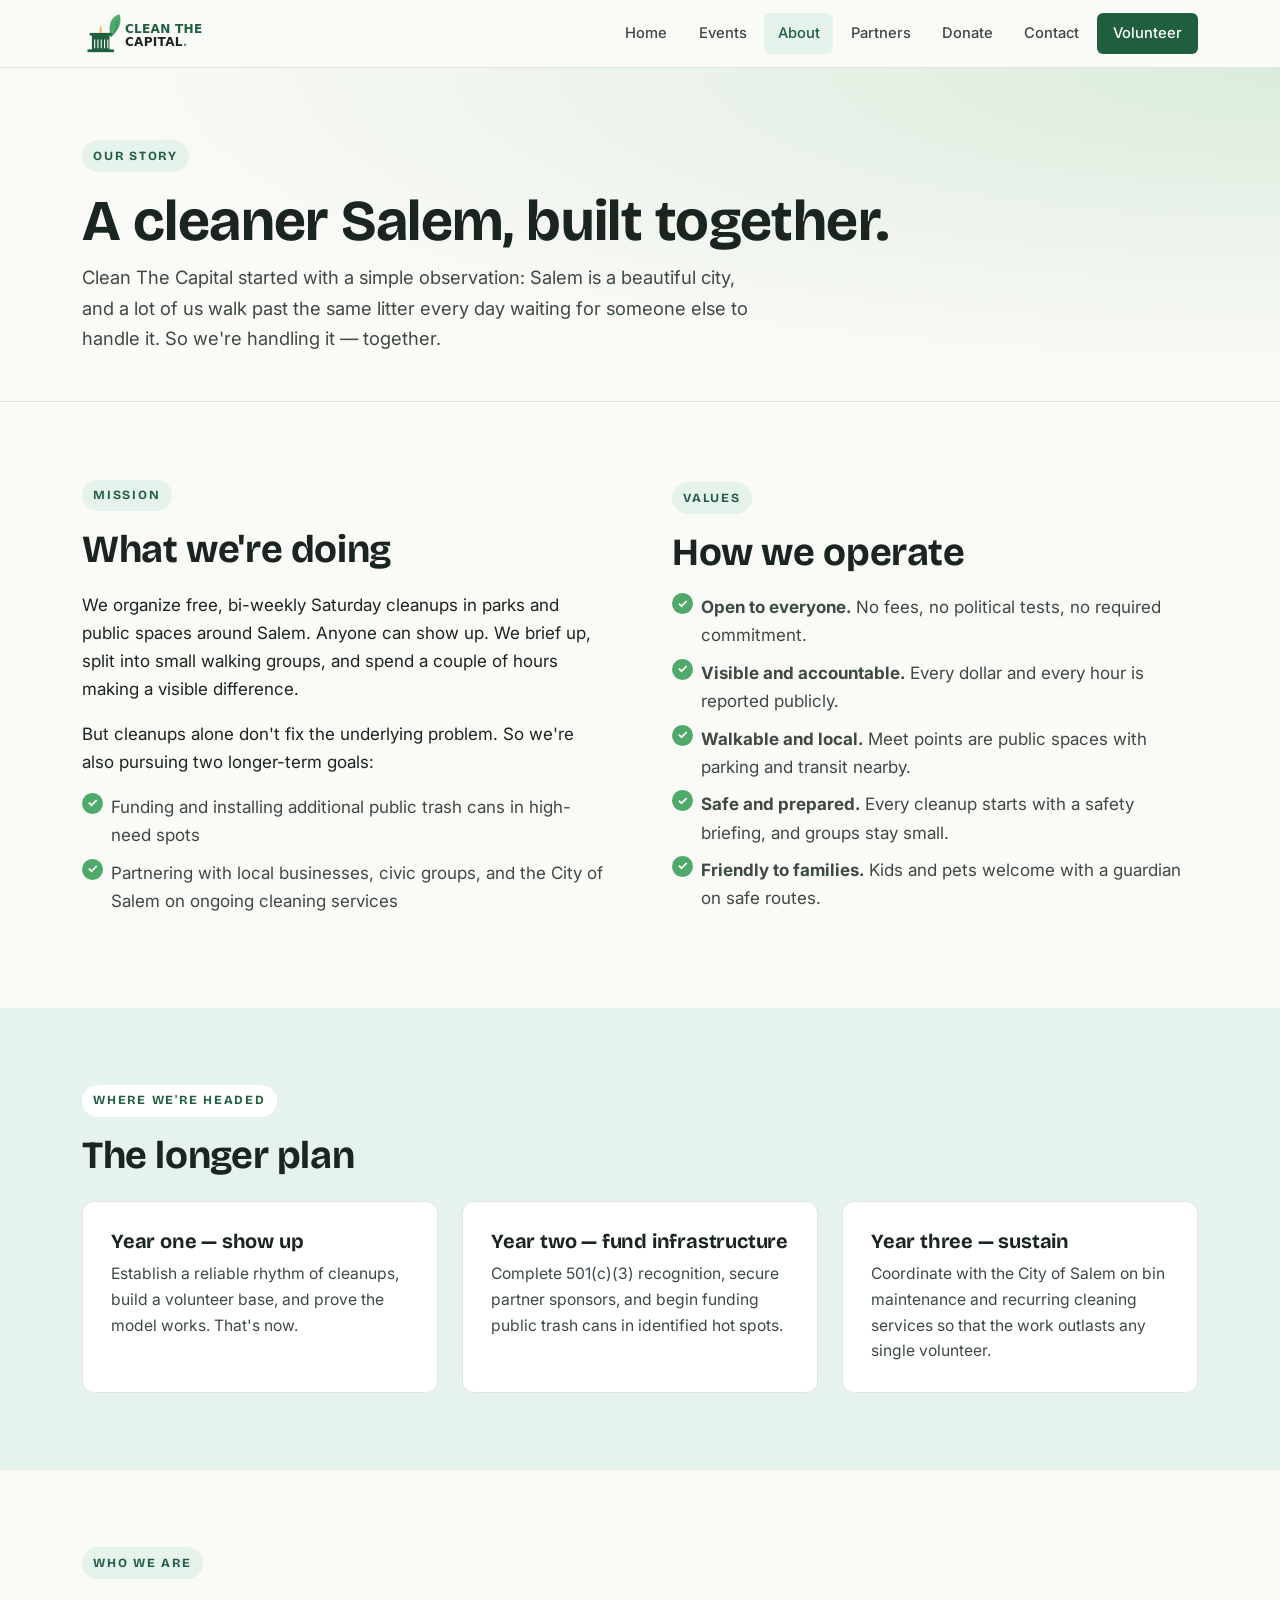
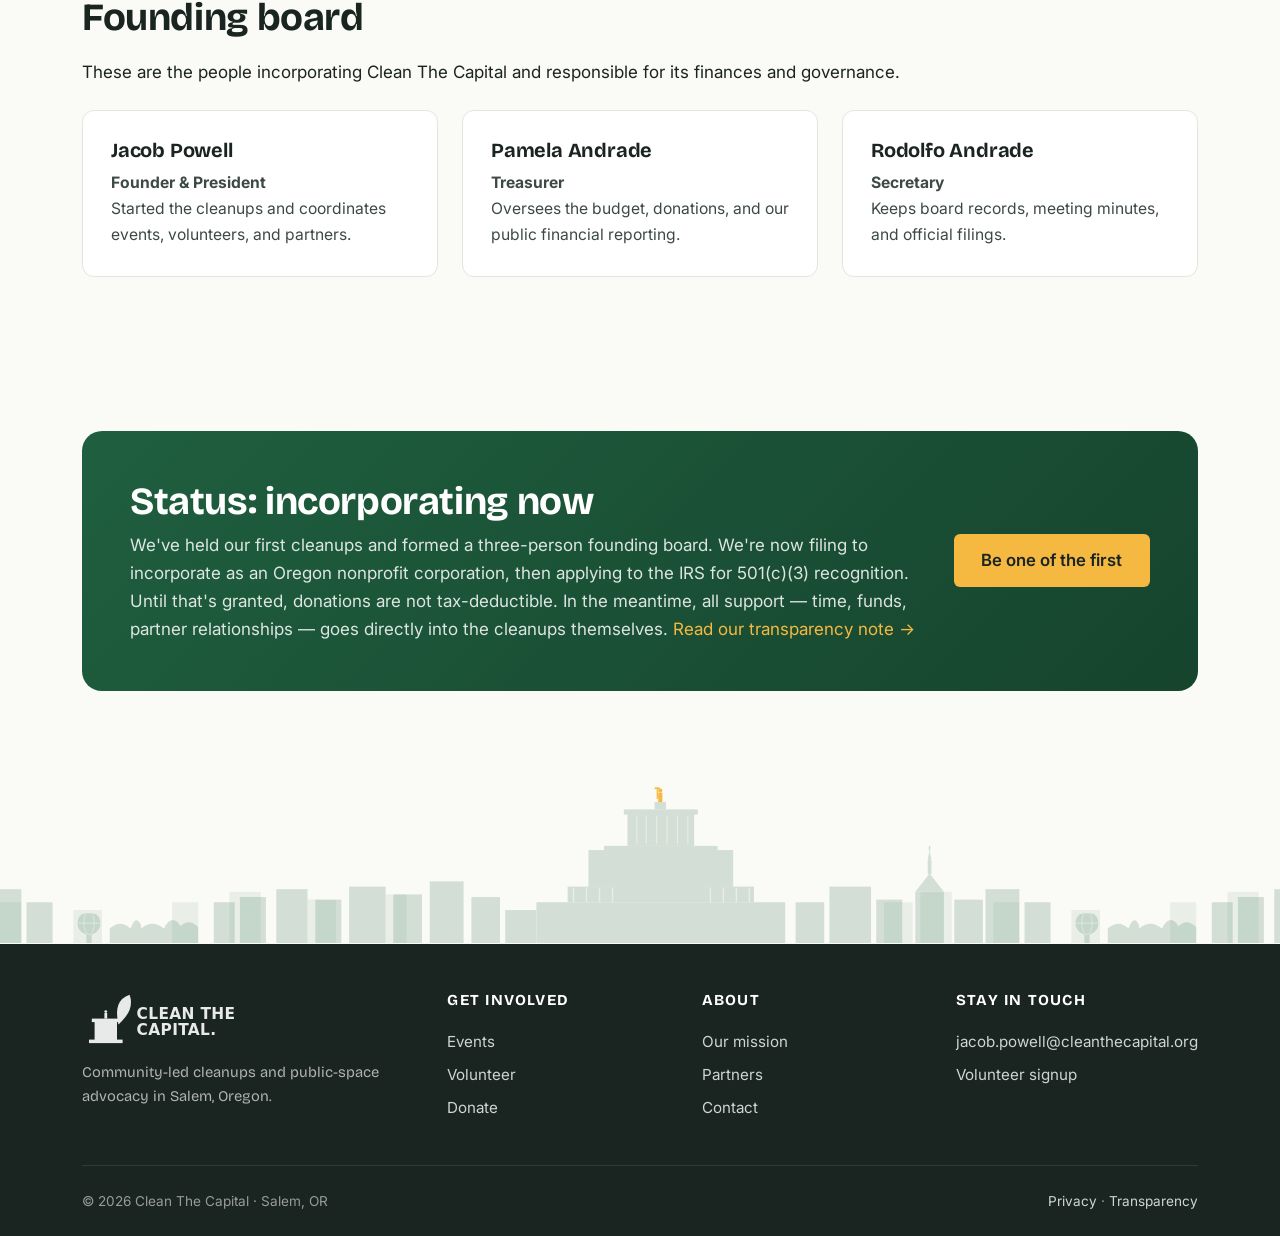
<file: about.html>
<!DOCTYPE html>
<html lang="en">
<head>
<meta charset="UTF-8">
<meta name="viewport" content="width=device-width, initial-scale=1.0">
<title>About Clean The Capital | Salem, Oregon Community Cleanup Initiative</title>
<meta name="description" content="How Clean The Capital works: free bi-weekly Saturday trash cleanups in Salem, OR; advocacy for more public trash cans; and partnerships with local businesses and the City of Salem to keep the city beautiful.">
<meta name="keywords" content="Clean The Capital mission, Salem Oregon nonprofit, community cleanup organization, Salem litter advocacy, public trash cans Salem">
<meta name="author" content="Clean The Capital">
<meta name="robots" content="index, follow, max-image-preview:large">
<meta name="theme-color" content="#1f5f3f">
<link rel="canonical" href="https://cleanthecapital.org/about.html">
<link rel="icon" type="image/svg+xml" href="/favicon.svg">
<link rel="apple-touch-icon" href="/favicon.svg">
<link rel="preconnect" href="https://fonts.googleapis.com">
<link rel="preconnect" href="https://fonts.gstatic.com" crossorigin>
<link rel="sitemap" type="application/xml" href="/sitemap.xml">

<meta property="og:title" content="About Clean The Capital | Salem, OR">
<meta property="og:description" content="Community-led trash cleanups, public-trash-can advocacy, and partnerships to keep Salem clean.">
<meta property="og:type" content="website">
<meta property="og:url" content="https://cleanthecapital.org/about.html">
<meta property="og:site_name" content="Clean The Capital">
<meta property="og:locale" content="en_US">
<meta property="og:image" content="https://cleanthecapital.org/og-image.svg">
<meta property="og:image:width" content="1200">
<meta property="og:image:height" content="630">
<meta property="og:image:alt" content="Clean The Capital — Salem, Oregon community cleanup initiative">
<meta name="twitter:card" content="summary_large_image">
<meta name="twitter:title" content="About Clean The Capital">
<meta name="twitter:description" content="Community cleanups and public-space advocacy in Salem, Oregon.">
<meta name="twitter:image" content="https://cleanthecapital.org/og-image.svg">

<meta name="geo.region" content="US-OR">
<meta name="geo.placename" content="Salem, Oregon">

<link rel="stylesheet" href="style.css">
<script defer src="events.js"></script>

<script type="application/ld+json">
{
  "@context": "https://schema.org",
  "@type": "AboutPage",
  "url": "https://cleanthecapital.org/about.html",
  "name": "About Clean The Capital",
  "description": "Mission, values, and long-term plan for Clean The Capital's work in Salem, Oregon.",
  "isPartOf": { "@id": "https://cleanthecapital.org/#org" },
  "inLanguage": "en-US"
}
</script>
<script type="application/ld+json">
{
  "@context": "https://schema.org",
  "@type": "BreadcrumbList",
  "itemListElement": [
    { "@type": "ListItem", "position": 1, "name": "Home",  "item": "https://cleanthecapital.org/" },
    { "@type": "ListItem", "position": 2, "name": "About", "item": "https://cleanthecapital.org/about.html" }
  ]
}
</script>
<script defer src="/tracker.js"></script>
</head>
<body>
<a href="#main" class="skip-link">Skip to content</a>

<header id="nav">
  <div class="nav-inner">
    <a href="/" class="nav-logo"><img src="logo.svg" alt="Clean The Capital"></a>
    <nav class="nav-links" aria-label="Primary">
      <a href="index.html">Home</a><a href="events.html">Events</a>
      <a href="about.html" class="active">About</a>
      <a href="partners.html">Partners</a><a href="donate.html">Donate</a>
      <a href="contact.html">Contact</a>
      <a href="get-involved.html" class="nav-cta">Volunteer</a>
    </nav>
    <button id="nav-toggle" aria-label="Menu" aria-controls="mobile-menu" aria-expanded="false">☰</button>
  </div>
  <div id="mobile-menu">
    <a href="index.html">Home</a><a href="events.html">Events</a><a href="about.html">About</a>
    <a href="partners.html">Partners</a><a href="donate.html">Donate</a><a href="contact.html">Contact</a>
    <a href="get-involved.html">Volunteer</a>
  </div>
</header>

<main id="main">

<section class="page-head">
  <div class="container">
    <span class="eyebrow">Our story</span>
    <h1>A cleaner Salem, built together.</h1>
    <p class="lead">Clean The Capital started with a simple observation: Salem is a beautiful city, and a lot of us walk past the same litter every day waiting for someone else to handle it. So we're handling it — together.</p>
  </div>
</section>

<section class="section">
  <div class="container">
    <div class="two-col">
      <div>
        <span class="eyebrow">Mission</span>
        <h2>What we're doing</h2>
        <p>We organize free, bi-weekly Saturday cleanups in parks and public spaces around Salem. Anyone can show up. We brief up, split into small walking groups, and spend a couple of hours making a visible difference.</p>
        <p>But cleanups alone don't fix the underlying problem. So we're also pursuing two longer-term goals:</p>
        <ul class="checklist">
          <li>Funding and installing additional public trash cans in high-need spots</li>
          <li>Partnering with local businesses, civic groups, and the City of Salem on ongoing cleaning services</li>
        </ul>
      </div>
      <div>
        <span class="eyebrow">Values</span>
        <h2>How we operate</h2>
        <ul class="checklist">
          <li><strong>Open to everyone.</strong> No fees, no political tests, no required commitment.</li>
          <li><strong>Visible and accountable.</strong> Every dollar and every hour is reported publicly.</li>
          <li><strong>Walkable and local.</strong> Meet points are public spaces with parking and transit nearby.</li>
          <li><strong>Safe and prepared.</strong> Every cleanup starts with a safety briefing, and groups stay small.</li>
          <li><strong>Friendly to families.</strong> Kids and pets welcome with a guardian on safe routes.</li>
        </ul>
      </div>
    </div>
  </div>
</section>

<section class="section section--alt">
  <div class="container">
    <span class="eyebrow">Where we're headed</span>
    <h2>The longer plan</h2>
    <div class="pillars" style="margin-top:1.5rem">
      <div class="pillar">
        <h3>Year one — show up</h3>
        <p>Establish a reliable rhythm of cleanups, build a volunteer base, and prove the model works. That's now.</p>
      </div>
      <div class="pillar">
        <h3>Year two — fund infrastructure</h3>
        <p>Complete 501(c)(3) recognition, secure partner sponsors, and begin funding public trash cans in identified hot spots.</p>
      </div>
      <div class="pillar">
        <h3>Year three — sustain</h3>
        <p>Coordinate with the City of Salem on bin maintenance and recurring cleaning services so that the work outlasts any single volunteer.</p>
      </div>
    </div>
  </div>
</section>

<section class="section" id="team">
  <div class="container">
    <span class="eyebrow">Who we are</span>
    <h2>Founding board</h2>
    <p class="lead">These are the people incorporating Clean The Capital and responsible for its finances and governance.</p>
    <div class="pillars" style="margin-top:1.5rem">
      <div class="pillar">
        <h3>Jacob Powell</h3>
        <p><strong>Founder &amp; President</strong><br>Started the cleanups and coordinates events, volunteers, and partners.</p>
      </div>
      <div class="pillar">
        <h3>Pamela Andrade</h3>
        <p><strong>Treasurer</strong><br>Oversees the budget, donations, and our public financial reporting.</p>
      </div>
      <div class="pillar">
        <h3>Rodolfo Andrade</h3>
        <p><strong>Secretary</strong><br>Keeps board records, meeting minutes, and official filings.</p>
      </div>
    </div>

  </div>
</section>

<section class="section">
  <div class="container">
    <div class="callout">
      <div>
        <h2>Status: incorporating now</h2>
        <p>We've held our first cleanups and formed a three-person founding board. We're now filing to incorporate as an Oregon nonprofit corporation, then applying to the IRS for 501(c)(3) recognition. Until that's granted, donations are not tax-deductible. In the meantime, all support — time, funds, partner relationships — goes directly into the cleanups themselves. <a style="color:var(--sun)" href="legal/transparency.html">Read our transparency note →</a></p>
      </div>
      <a class="btn btn-accent btn--lg" href="get-involved.html">Be one of the first</a>
    </div>
  </div>
</section>

</main>

<footer>
  <div class="container">
    <div class="footer-grid">
      <div class="footer-brand"><img src="logo.svg" alt=""><p>Community-led cleanups and public-space advocacy in Salem, Oregon.</p></div>
      <div><h4>Get involved</h4><a href="events.html">Events</a><a href="get-involved.html">Volunteer</a><a href="donate.html">Donate</a></div>
      <div><h4>About</h4><a href="about.html">Our mission</a><a href="partners.html">Partners</a><a href="contact.html">Contact</a></div>
      <div><h4>Stay in touch</h4><a href="mailto:jacob.powell@cleanthecapital.org">jacob.powell@cleanthecapital.org</a><a href="get-involved.html">Volunteer signup</a></div>
    </div>
    <div class="footer-bottom">
      <div>© <span data-year>2026</span> Clean The Capital · Salem, OR</div>
      <div><a href="legal/privacy.html">Privacy</a> · <a href="legal/transparency.html">Transparency</a></div>
    </div>
  </div>
</footer>
</body>
</html>
</file>
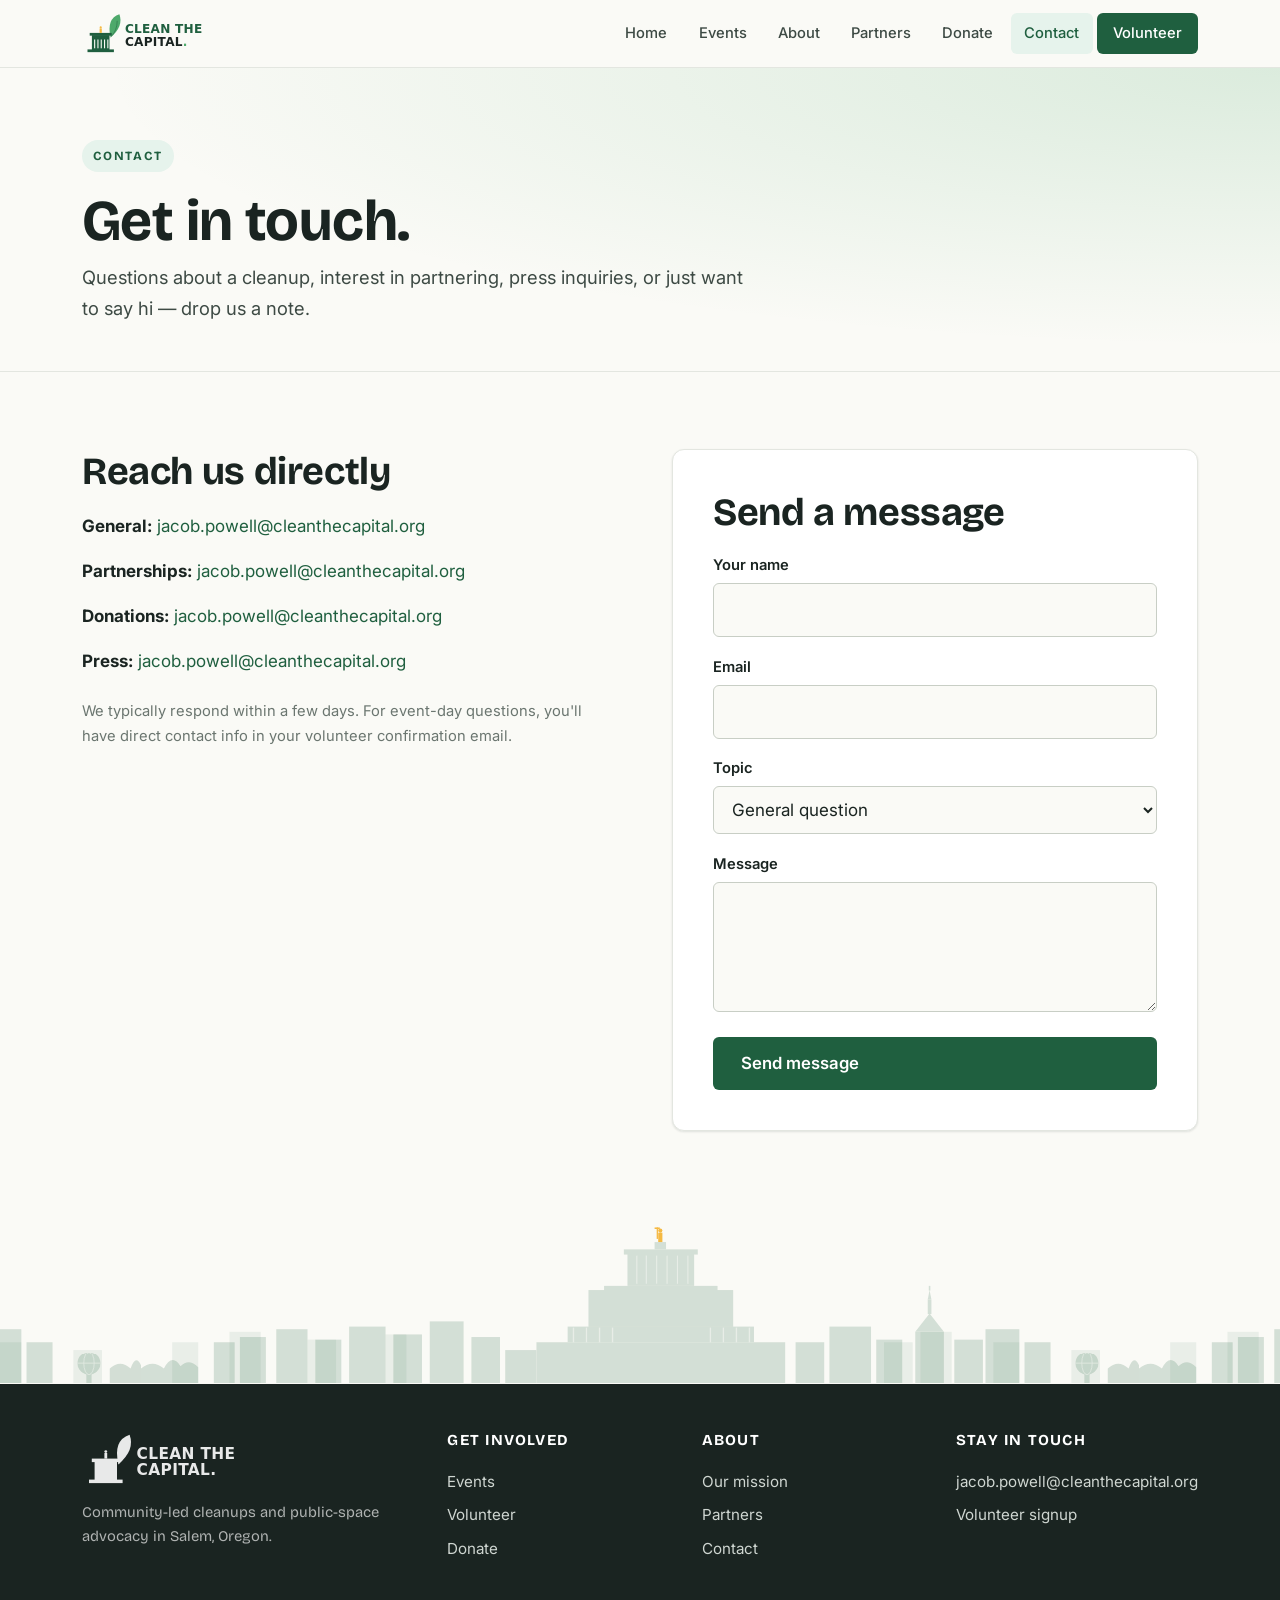
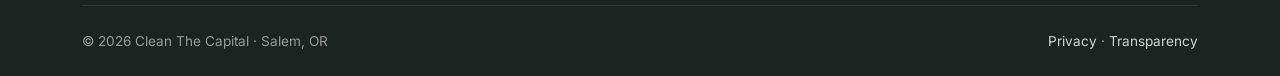
<file: contact.html>
<!DOCTYPE html>
<html lang="en">
<head>
<meta charset="UTF-8">
<meta name="viewport" content="width=device-width, initial-scale=1.0">
<title>Contact Clean The Capital | Salem, Oregon Community Cleanups</title>
<meta name="description" content="Contact Clean The Capital about Salem, Oregon trash cleanups, partnerships, sponsorships, media, or to suggest a cleanup location. Email jacob.powell@cleanthecapital.org or use the contact form.">
<meta name="keywords" content="contact Clean The Capital, Salem Oregon cleanup contact, Salem nonprofit contact, partner with Salem cleanup">
<meta name="author" content="Clean The Capital">
<meta name="robots" content="index, follow, max-image-preview:large">
<meta name="theme-color" content="#1f5f3f">
<link rel="canonical" href="https://cleanthecapital.org/contact.html">
<link rel="icon" type="image/svg+xml" href="/favicon.svg">
<link rel="apple-touch-icon" href="/favicon.svg">
<link rel="preconnect" href="https://fonts.googleapis.com">
<link rel="preconnect" href="https://fonts.gstatic.com" crossorigin>
<link rel="sitemap" type="application/xml" href="/sitemap.xml">

<meta property="og:title" content="Contact Clean The Capital | Salem, OR">
<meta property="og:description" content="Email or message Clean The Capital about Salem cleanups, partnerships, donations, or press inquiries.">
<meta property="og:type" content="website">
<meta property="og:url" content="https://cleanthecapital.org/contact.html">
<meta property="og:site_name" content="Clean The Capital">
<meta property="og:locale" content="en_US">
<meta property="og:image" content="https://cleanthecapital.org/og-image.svg">
<meta property="og:image:width" content="1200">
<meta property="og:image:height" content="630">
<meta property="og:image:alt" content="Contact Clean The Capital in Salem, Oregon">
<meta name="twitter:card" content="summary_large_image">
<meta name="twitter:title" content="Contact Clean The Capital">
<meta name="twitter:description" content="Reach out about Salem, OR cleanups, partnerships, or donations.">
<meta name="twitter:image" content="https://cleanthecapital.org/og-image.svg">

<meta name="geo.region" content="US-OR">
<meta name="geo.placename" content="Salem, Oregon">

<link rel="stylesheet" href="style.css">
<script defer src="events.js"></script>

<script type="application/ld+json">
{
  "@context": "https://schema.org",
  "@type": "ContactPage",
  "url": "https://cleanthecapital.org/contact.html",
  "name": "Contact Clean The Capital",
  "description": "How to reach Clean The Capital about Salem, Oregon cleanups, partnerships, donations, and press inquiries.",
  "isPartOf": { "@id": "https://cleanthecapital.org/#org" },
  "mainEntity": {
    "@type": "Organization",
    "@id": "https://cleanthecapital.org/#org",
    "contactPoint": [
      { "@type": "ContactPoint", "contactType": "general",      "email": "jacob.powell@cleanthecapital.org" },
      { "@type": "ContactPoint", "contactType": "partnerships", "email": "jacob.powell@cleanthecapital.org" },
      { "@type": "ContactPoint", "contactType": "donations",    "email": "jacob.powell@cleanthecapital.org" },
      { "@type": "ContactPoint", "contactType": "media",        "email": "jacob.powell@cleanthecapital.org" }
    ]
  },
  "inLanguage": "en-US"
}
</script>
<script type="application/ld+json">
{
  "@context": "https://schema.org",
  "@type": "BreadcrumbList",
  "itemListElement": [
    { "@type": "ListItem", "position": 1, "name": "Home",    "item": "https://cleanthecapital.org/" },
    { "@type": "ListItem", "position": 2, "name": "Contact", "item": "https://cleanthecapital.org/contact.html" }
  ]
}
</script>
<script defer src="/tracker.js"></script>
<script async defer src="https://challenges.cloudflare.com/turnstile/v0/api.js"></script>
</head>
<body>
<a href="#main" class="skip-link">Skip to content</a>

<header id="nav">
  <div class="nav-inner">
    <a href="/" class="nav-logo"><img src="logo.svg" alt="Clean The Capital"></a>
    <nav class="nav-links" aria-label="Primary">
      <a href="index.html">Home</a><a href="events.html">Events</a><a href="about.html">About</a>
      <a href="partners.html">Partners</a><a href="donate.html">Donate</a>
      <a href="contact.html" class="active">Contact</a>
      <a href="get-involved.html" class="nav-cta">Volunteer</a>
    </nav>
    <button id="nav-toggle" aria-label="Menu" aria-controls="mobile-menu" aria-expanded="false">☰</button>
  </div>
  <div id="mobile-menu">
    <a href="index.html">Home</a><a href="events.html">Events</a><a href="about.html">About</a>
    <a href="partners.html">Partners</a><a href="donate.html">Donate</a><a href="contact.html">Contact</a>
    <a href="get-involved.html">Volunteer</a>
  </div>
</header>

<main id="main">

<section class="page-head">
  <div class="container">
    <span class="eyebrow">Contact</span>
    <h1>Get in touch.</h1>
    <p class="lead">Questions about a cleanup, interest in partnering, press inquiries, or just want to say hi — drop us a note.</p>
  </div>
</section>

<section class="section">
  <div class="container">
    <div class="two-col" style="align-items:start">
      <div>
        <h2>Reach us directly</h2>
        <p><strong>General:</strong> <a href="mailto:jacob.powell@cleanthecapital.org">jacob.powell@cleanthecapital.org</a></p>
        <p><strong>Partnerships:</strong> <a href="mailto:jacob.powell@cleanthecapital.org">jacob.powell@cleanthecapital.org</a></p>
        <p><strong>Donations:</strong> <a href="mailto:jacob.powell@cleanthecapital.org">jacob.powell@cleanthecapital.org</a></p>
        <p><strong>Press:</strong> <a href="mailto:jacob.powell@cleanthecapital.org">jacob.powell@cleanthecapital.org</a></p>
        <p class="muted" style="font-size:.92rem; margin-top:1.5rem">We typically respond within a few days. For event-day questions, you'll have direct contact info in your volunteer confirmation email.</p>
      </div>
      <div class="form-card">
        <h2 style="margin-top:0">Send a message</h2>
        <form action="https://ctc-forms.jacobhulk2002.workers.dev/contact" method="POST">
          <div aria-hidden="true" style="position:absolute;left:-9999px"><label>Leave this empty <input type="text" name="_gotcha" tabindex="-1" autocomplete="off"></label><label>Website <input type="text" name="website" tabindex="-1" autocomplete="off"></label></div>
          <div class="form-row">
            <label for="cname">Your name</label>
            <input id="cname" name="name" type="text" required autocomplete="name">
          </div>
          <div class="form-row">
            <label for="cemail">Email</label>
            <input id="cemail" name="email" type="email" required autocomplete="email">
          </div>
          <div class="form-row">
            <label for="ctopic">Topic</label>
            <select id="ctopic" name="topic">
              <option>General question</option>
              <option>Partnership / sponsorship</option>
              <option>Donation</option>
              <option>Press / media</option>
              <option>Suggest a cleanup location</option>
              <option>Other</option>
            </select>
          </div>
          <div class="form-row">
            <label for="cmsg">Message</label>
            <textarea id="cmsg" name="message" required></textarea>
          </div>
          <div class="cf-turnstile" data-sitekey="0x4AAAAAAFnLTI49DrW1mxXS" style="margin-bottom:1rem"></div>
          <button type="submit" class="btn btn-primary btn--lg" style="width:100%">Send message</button>
        </form>
      </div>
    </div>
  </div>
</section>

</main>

<footer>
  <div class="container">
    <div class="footer-grid">
      <div class="footer-brand"><img src="logo.svg" alt=""><p>Community-led cleanups and public-space advocacy in Salem, Oregon.</p></div>
      <div><h4>Get involved</h4><a href="events.html">Events</a><a href="get-involved.html">Volunteer</a><a href="donate.html">Donate</a></div>
      <div><h4>About</h4><a href="about.html">Our mission</a><a href="partners.html">Partners</a><a href="contact.html">Contact</a></div>
      <div><h4>Stay in touch</h4><a href="mailto:jacob.powell@cleanthecapital.org">jacob.powell@cleanthecapital.org</a><a href="get-involved.html">Volunteer signup</a></div>
    </div>
    <div class="footer-bottom">
      <div>© <span data-year>2026</span> Clean The Capital · Salem, OR</div>
      <div><a href="legal/privacy.html">Privacy</a> · <a href="legal/transparency.html">Transparency</a></div>
    </div>
  </div>
</footer>
</body>
</html>
</file>
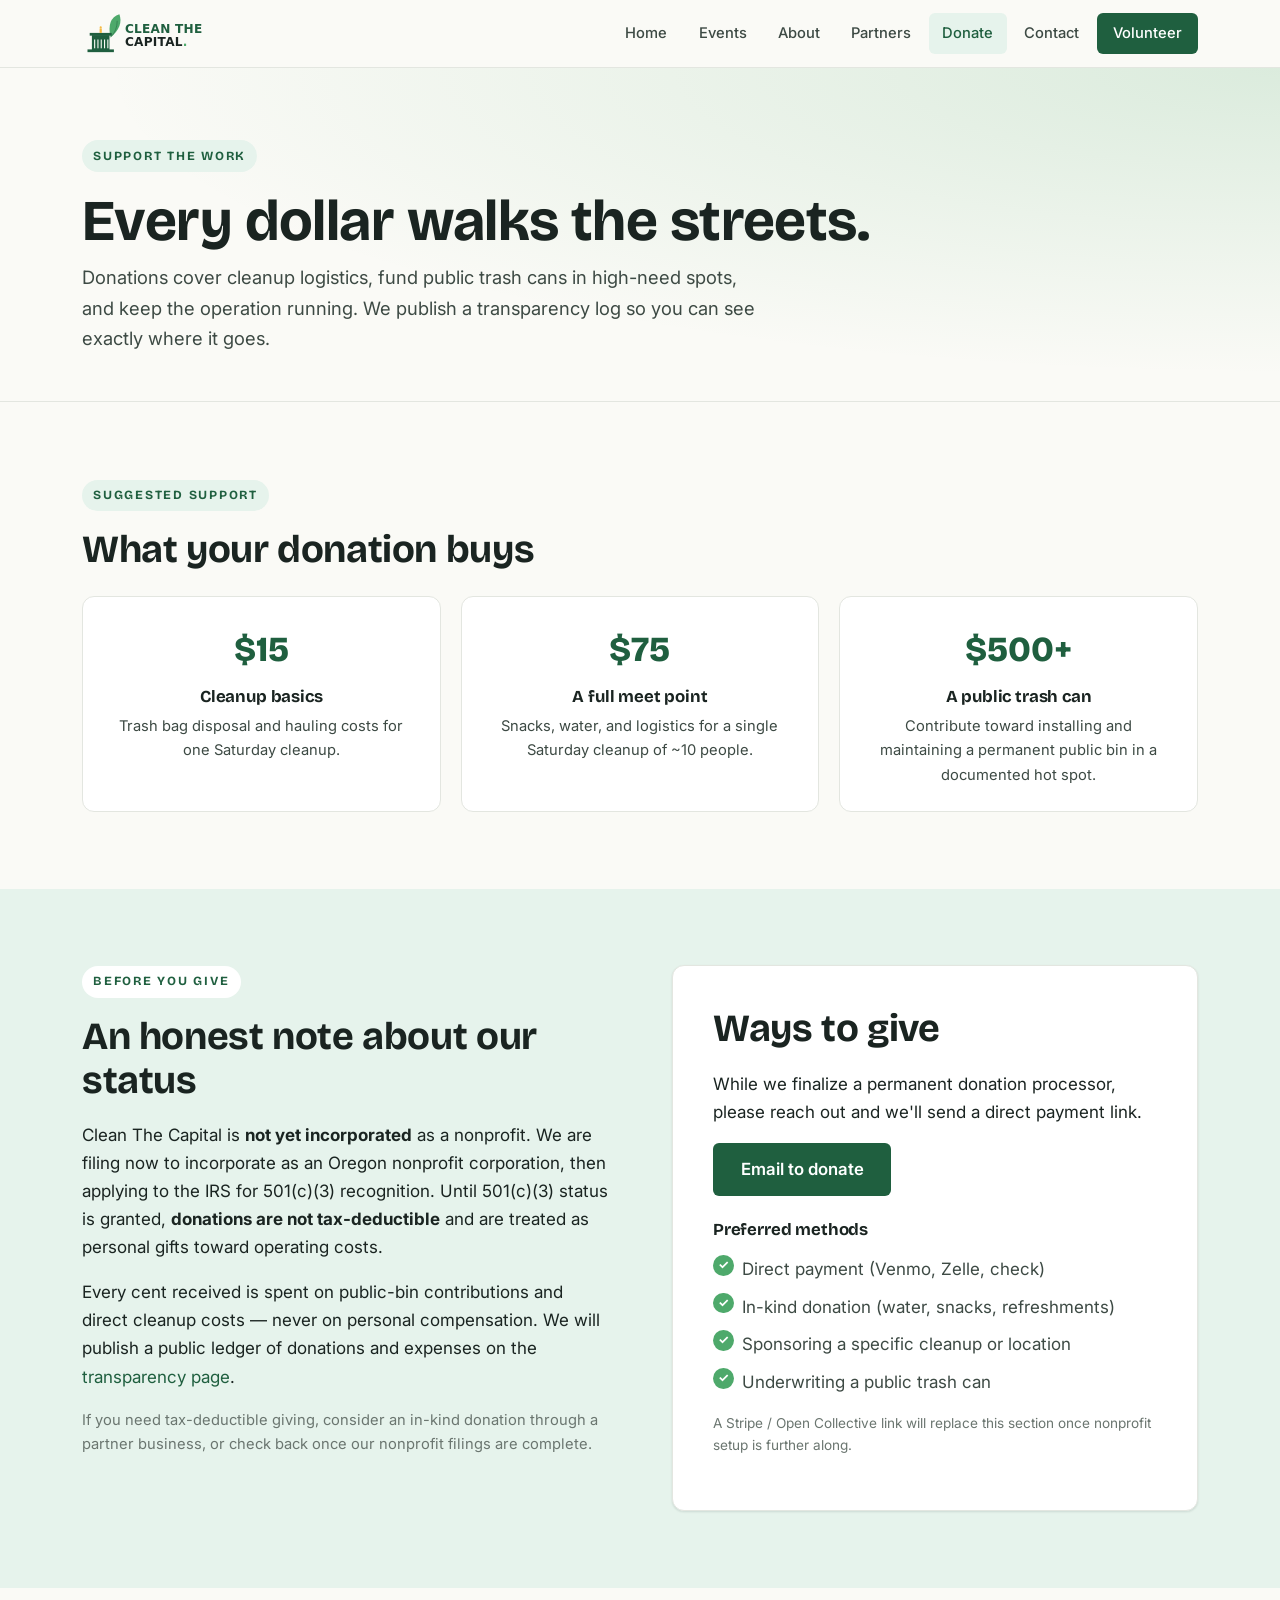
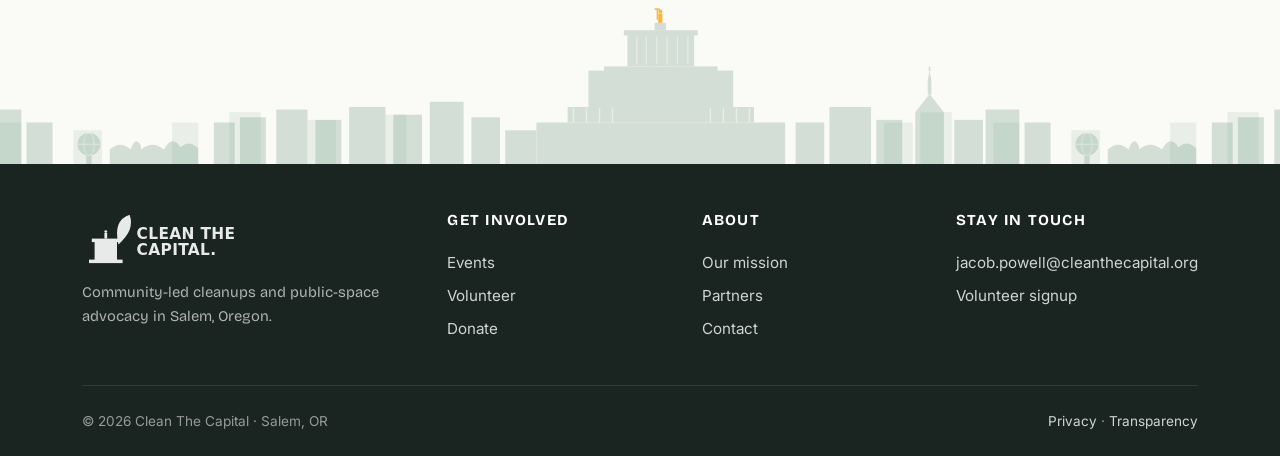
<file: donate.html>
<!DOCTYPE html>
<html lang="en">
<head>
<meta charset="UTF-8">
<meta name="viewport" content="width=device-width, initial-scale=1.0">
<title>Donate | Support Salem, Oregon Cleanups — Clean The Capital</title>
<meta name="description" content="Donate to support free bi-weekly trash cleanups in Salem, Oregon, and fund installation of additional public trash cans. Every dollar goes to public trash cans, infrastructure, and logistics — never personal compensation.">
<meta name="keywords" content="donate Salem Oregon, support community cleanup, fund public trash can Salem, donate Clean The Capital, charitable giving Salem OR">
<meta name="author" content="Clean The Capital">
<meta name="robots" content="index, follow, max-image-preview:large">
<meta name="theme-color" content="#1f5f3f">
<link rel="canonical" href="https://cleanthecapital.org/donate.html">
<link rel="icon" type="image/svg+xml" href="/favicon.svg">
<link rel="apple-touch-icon" href="/favicon.svg">
<link rel="preconnect" href="https://fonts.googleapis.com">
<link rel="preconnect" href="https://fonts.gstatic.com" crossorigin>
<link rel="sitemap" type="application/xml" href="/sitemap.xml">

<meta property="og:title" content="Donate to Clean The Capital | Salem, OR">
<meta property="og:description" content="Support free community cleanups and public-trash-can installation in Salem, Oregon. Every dollar is publicly tracked.">
<meta property="og:type" content="website">
<meta property="og:url" content="https://cleanthecapital.org/donate.html">
<meta property="og:site_name" content="Clean The Capital">
<meta property="og:locale" content="en_US">
<meta property="og:image" content="https://cleanthecapital.org/og-image.svg">
<meta property="og:image:width" content="1200">
<meta property="og:image:height" content="630">
<meta property="og:image:alt" content="Donate to Clean The Capital, Salem Oregon">
<meta name="twitter:card" content="summary_large_image">
<meta name="twitter:title" content="Donate to Clean The Capital">
<meta name="twitter:description" content="Fund community cleanups and public trash cans in Salem, OR.">
<meta name="twitter:image" content="https://cleanthecapital.org/og-image.svg">

<meta name="geo.region" content="US-OR">
<meta name="geo.placename" content="Salem, Oregon">

<link rel="stylesheet" href="style.css">
<script defer src="events.js"></script>

<script type="application/ld+json">
{
  "@context": "https://schema.org",
  "@type": "DonateAction",
  "name": "Donate to Clean The Capital",
  "recipient": { "@id": "https://cleanthecapital.org/#org" },
  "url": "https://cleanthecapital.org/donate.html",
  "description": "Support free community trash cleanups and public-trash-can installation in Salem, Oregon. Not currently tax-deductible — incorporation in progress."
}
</script>
<script type="application/ld+json">
{
  "@context": "https://schema.org",
  "@type": "BreadcrumbList",
  "itemListElement": [
    { "@type": "ListItem", "position": 1, "name": "Home",   "item": "https://cleanthecapital.org/" },
    { "@type": "ListItem", "position": 2, "name": "Donate", "item": "https://cleanthecapital.org/donate.html" }
  ]
}
</script>
<script defer src="/tracker.js"></script>
</head>
<body>
<a href="#main" class="skip-link">Skip to content</a>

<header id="nav">
  <div class="nav-inner">
    <a href="/" class="nav-logo"><img src="logo.svg" alt="Clean The Capital"></a>
    <nav class="nav-links" aria-label="Primary">
      <a href="index.html">Home</a><a href="events.html">Events</a><a href="about.html">About</a>
      <a href="partners.html">Partners</a>
      <a href="donate.html" class="active">Donate</a>
      <a href="contact.html">Contact</a>
      <a href="get-involved.html" class="nav-cta">Volunteer</a>
    </nav>
    <button id="nav-toggle" aria-label="Menu" aria-controls="mobile-menu" aria-expanded="false">☰</button>
  </div>
  <div id="mobile-menu">
    <a href="index.html">Home</a><a href="events.html">Events</a><a href="about.html">About</a>
    <a href="partners.html">Partners</a><a href="donate.html">Donate</a><a href="contact.html">Contact</a>
    <a href="get-involved.html">Volunteer</a>
  </div>
</header>

<main id="main">

<section class="page-head">
  <div class="container">
    <span class="eyebrow">Support the work</span>
    <h1>Every dollar walks the streets.</h1>
    <p class="lead">Donations cover cleanup logistics, fund public trash cans in high-need spots, and keep the operation running. We publish a transparency log so you can see exactly where it goes.</p>
  </div>
</section>

<section class="section">
  <div class="container">
    <span class="eyebrow">Suggested support</span>
    <h2>What your donation buys</h2>
    <div class="tiers" style="margin-top:1.5rem">
      <div class="tier">
        <div class="amt">$15</div>
        <h3>Cleanup basics</h3>
        <p>Trash bag disposal and hauling costs for one Saturday cleanup.</p>
      </div>
      <div class="tier">
        <div class="amt">$75</div>
        <h3>A full meet point</h3>
        <p>Snacks, water, and logistics for a single Saturday cleanup of ~10 people.</p>
      </div>
      <div class="tier">
        <div class="amt">$500+</div>
        <h3>A public trash can</h3>
        <p>Contribute toward installing and maintaining a permanent public bin in a documented hot spot.</p>
      </div>
    </div>
  </div>
</section>

<section class="section section--alt">
  <div class="container">
    <div class="two-col" style="align-items:start">
      <div>
        <span class="eyebrow">Before you give</span>
        <h2>An honest note about our status</h2>
        <p>Clean The Capital is <strong>not yet incorporated</strong> as a nonprofit. We are filing now to incorporate as an Oregon nonprofit corporation, then applying to the IRS for 501(c)(3) recognition. Until 501(c)(3) status is granted, <strong>donations are not tax-deductible</strong> and are treated as personal gifts toward operating costs.</p>
        <p>Every cent received is spent on public-bin contributions and direct cleanup costs — never on personal compensation. We will publish a public ledger of donations and expenses on the <a href="legal/transparency.html">transparency page</a>.</p>
        <p class="muted" style="font-size:.92rem">If you need tax-deductible giving, consider an in-kind donation through a partner business, or check back once our nonprofit filings are complete.</p>
      </div>
      <div class="form-card">
        <h2 style="margin-top:0">Ways to give</h2>
        <p>While we finalize a permanent donation processor, please reach out and we'll send a direct payment link.</p>
        <div class="btn-row" style="margin-bottom:1rem">
          <a class="btn btn-primary btn--lg" href="mailto:jacob.powell@cleanthecapital.org?subject=Donation%20to%20Clean%20The%20Capital">Email to donate</a>
        </div>
        <h3 style="font-size:1.05rem; margin-top:1.5rem">Preferred methods</h3>
        <ul class="checklist">
          <li>Direct payment (Venmo, Zelle, check)</li>
          <li>In-kind donation (water, snacks, refreshments)</li>
          <li>Sponsoring a specific cleanup or location</li>
          <li>Underwriting a public trash can</li>
        </ul>
        <p class="muted" style="font-size:.85rem; margin-top:1rem">A Stripe / Open Collective link will replace this section once nonprofit setup is further along.</p>
      </div>
    </div>
  </div>
</section>

</main>

<footer>
  <div class="container">
    <div class="footer-grid">
      <div class="footer-brand"><img src="logo.svg" alt=""><p>Community-led cleanups and public-space advocacy in Salem, Oregon.</p></div>
      <div><h4>Get involved</h4><a href="events.html">Events</a><a href="get-involved.html">Volunteer</a><a href="donate.html">Donate</a></div>
      <div><h4>About</h4><a href="about.html">Our mission</a><a href="partners.html">Partners</a><a href="contact.html">Contact</a></div>
      <div><h4>Stay in touch</h4><a href="mailto:jacob.powell@cleanthecapital.org">jacob.powell@cleanthecapital.org</a><a href="get-involved.html">Volunteer signup</a></div>
    </div>
    <div class="footer-bottom">
      <div>© <span data-year>2026</span> Clean The Capital · Salem, OR</div>
      <div><a href="legal/privacy.html">Privacy</a> · <a href="legal/transparency.html">Transparency</a></div>
    </div>
  </div>
</footer>
</body>
</html>
</file>
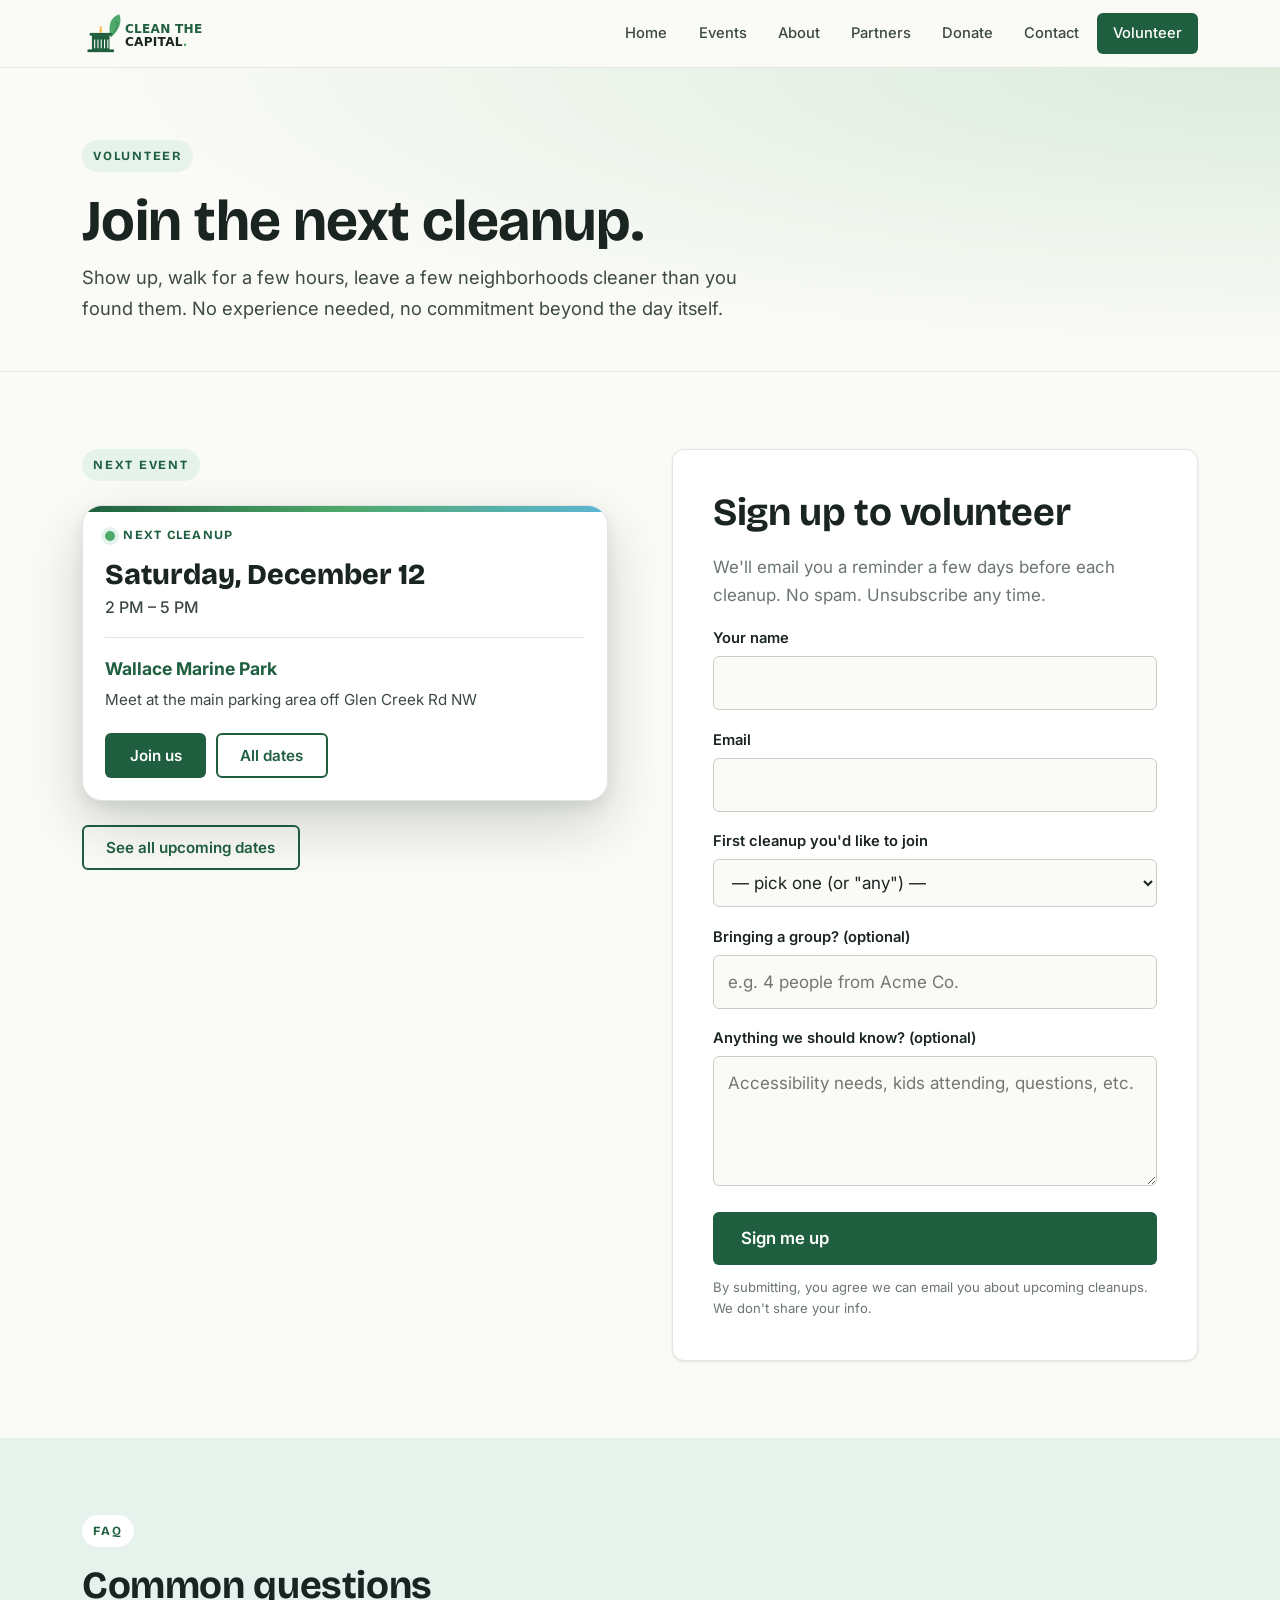
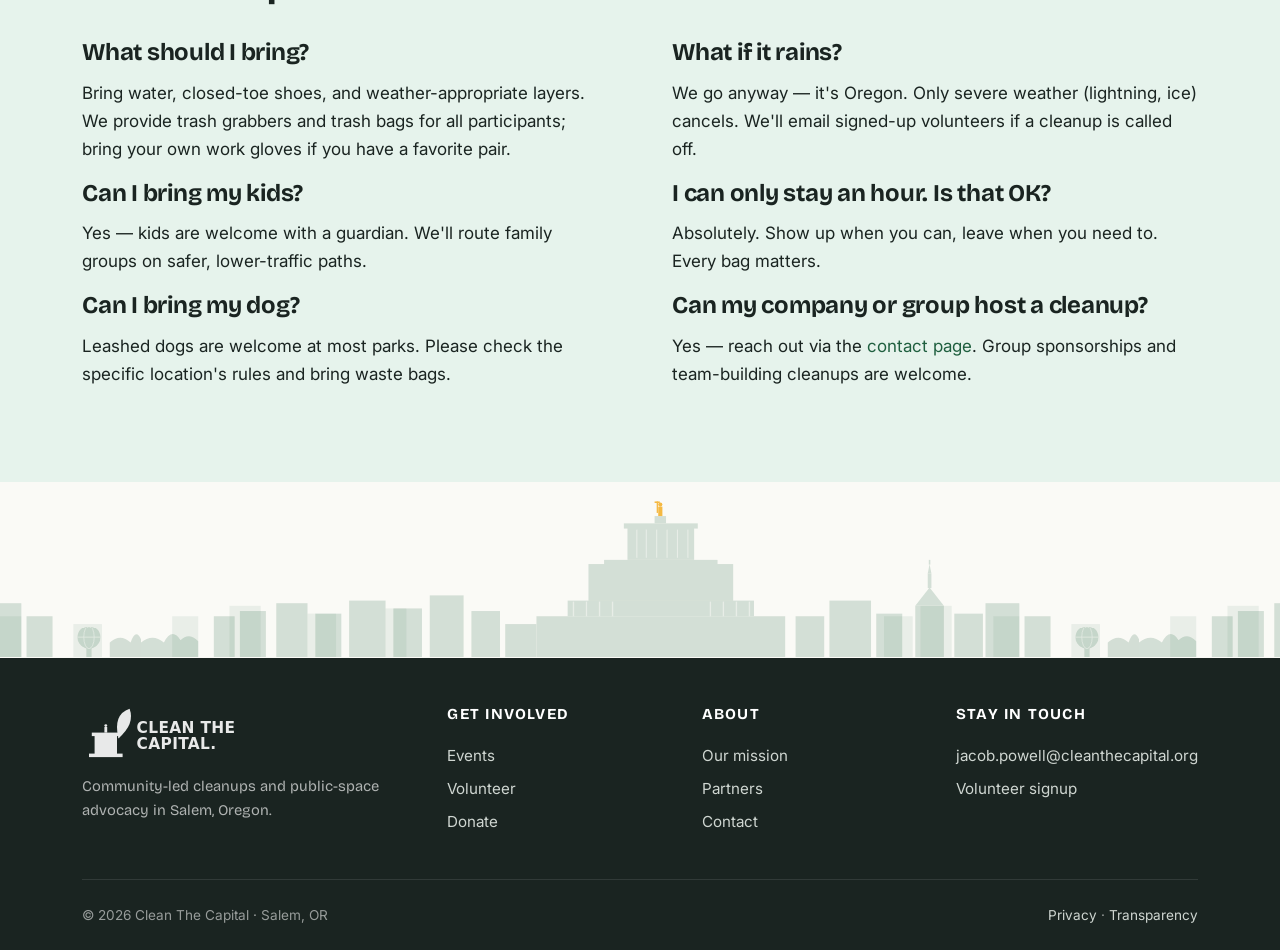
<file: get-involved.html>
<!DOCTYPE html>
<html lang="en">
<head>
<meta charset="UTF-8">
<meta name="viewport" content="width=device-width, initial-scale=1.0">
<title>Volunteer for a Salem Cleanup | Clean The Capital — Salem, Oregon</title>
<meta name="description" content="Sign up to volunteer for an upcoming Salem, Oregon trash cleanup. Bi-weekly Saturdays, 2–5 PM. Free to attend, kids and groups welcome. No experience needed.">
<meta name="keywords" content="volunteer Salem Oregon, Salem cleanup volunteer signup, free volunteer Salem, Saturday volunteer Salem OR, community service Salem">
<meta name="author" content="Clean The Capital">
<meta name="robots" content="index, follow, max-image-preview:large">
<meta name="theme-color" content="#1f5f3f">
<link rel="canonical" href="https://cleanthecapital.org/get-involved.html">
<link rel="icon" type="image/svg+xml" href="/favicon.svg">
<link rel="apple-touch-icon" href="/favicon.svg">
<link rel="preconnect" href="https://fonts.googleapis.com">
<link rel="preconnect" href="https://fonts.gstatic.com" crossorigin>
<link rel="sitemap" type="application/xml" href="/sitemap.xml">

<meta property="og:title" content="Volunteer for a Salem Cleanup — Clean The Capital">
<meta property="og:description" content="Sign up to volunteer for a bi-weekly Saturday trash cleanup in Salem, Oregon. Free to attend.">
<meta property="og:type" content="website">
<meta property="og:url" content="https://cleanthecapital.org/get-involved.html">
<meta property="og:site_name" content="Clean The Capital">
<meta property="og:locale" content="en_US">
<meta property="og:image" content="https://cleanthecapital.org/og-image.svg">
<meta property="og:image:width" content="1200">
<meta property="og:image:height" content="630">
<meta property="og:image:alt" content="Volunteer for a Clean The Capital cleanup in Salem, Oregon">
<meta name="twitter:card" content="summary_large_image">
<meta name="twitter:title" content="Volunteer — Clean The Capital">
<meta name="twitter:description" content="Sign up for a Salem, OR cleanup. Free.">
<meta name="twitter:image" content="https://cleanthecapital.org/og-image.svg">

<meta name="geo.region" content="US-OR">
<meta name="geo.placename" content="Salem, Oregon">

<link rel="stylesheet" href="style.css">
<script defer src="events.js"></script>

<script type="application/ld+json">
{
  "@context": "https://schema.org",
  "@type": "FAQPage",
  "mainEntity": [
    { "@type": "Question", "name": "What should I bring?",
      "acceptedAnswer": { "@type": "Answer", "text": "Bring water, closed-toe shoes, and weather-appropriate layers. We provide trash grabbers and trash bags for all participants; bring your own work gloves if you have a favorite pair." } },
    { "@type": "Question", "name": "Can I bring my kids?",
      "acceptedAnswer": { "@type": "Answer", "text": "Yes — kids are welcome with a guardian. We route family groups on safer, lower-traffic paths." } },
    { "@type": "Question", "name": "Can I bring my dog?",
      "acceptedAnswer": { "@type": "Answer", "text": "Leashed dogs are welcome at most parks. Please check the specific location's rules and bring waste bags." } },
    { "@type": "Question", "name": "What if it rains?",
      "acceptedAnswer": { "@type": "Answer", "text": "We go anyway — it's Oregon. Only severe weather (lightning, ice) cancels. We email signed-up volunteers if a cleanup is called off." } },
    { "@type": "Question", "name": "I can only stay an hour. Is that OK?",
      "acceptedAnswer": { "@type": "Answer", "text": "Absolutely. Show up when you can, leave when you need to. Every bag matters." } },
    { "@type": "Question", "name": "Can my company or group host a cleanup?",
      "acceptedAnswer": { "@type": "Answer", "text": "Yes — reach out via the contact page. Group sponsorships and team-building cleanups are welcome." } }
  ]
}
</script>
<script type="application/ld+json">
{
  "@context": "https://schema.org",
  "@type": "BreadcrumbList",
  "itemListElement": [
    { "@type": "ListItem", "position": 1, "name": "Home",      "item": "https://cleanthecapital.org/" },
    { "@type": "ListItem", "position": 2, "name": "Volunteer", "item": "https://cleanthecapital.org/get-involved.html" }
  ]
}
</script>
<script defer src="/tracker.js"></script>
<script async defer src="https://challenges.cloudflare.com/turnstile/v0/api.js"></script>
</head>
<body>
<a href="#main" class="skip-link">Skip to content</a>

<header id="nav">
  <div class="nav-inner">
    <a href="/" class="nav-logo"><img src="logo.svg" alt="Clean The Capital"></a>
    <nav class="nav-links" aria-label="Primary">
      <a href="index.html">Home</a><a href="events.html">Events</a><a href="about.html">About</a>
      <a href="partners.html">Partners</a><a href="donate.html">Donate</a>
      <a href="contact.html">Contact</a>
      <a href="get-involved.html" class="nav-cta active">Volunteer</a>
    </nav>
    <button id="nav-toggle" aria-label="Menu" aria-controls="mobile-menu" aria-expanded="false">☰</button>
  </div>
  <div id="mobile-menu">
    <a href="index.html">Home</a><a href="events.html">Events</a><a href="about.html">About</a>
    <a href="partners.html">Partners</a><a href="donate.html">Donate</a><a href="contact.html">Contact</a>
    <a href="get-involved.html">Volunteer</a>
  </div>
</header>

<main id="main">

<section class="page-head">
  <div class="container">
    <span class="eyebrow">Volunteer</span>
    <h1>Join the next cleanup.</h1>
    <p class="lead">Show up, walk for a few hours, leave a few neighborhoods cleaner than you found them. No experience needed, no commitment beyond the day itself.</p>
  </div>
</section>

<section class="section">
  <div class="container">
    <div class="two-col" style="align-items:start">
      <div>
        <span class="eyebrow">Next event</span>
        <div class="next-event-card" data-next-event style="margin-top:.5rem"></div>
        <div style="margin-top:1.5rem">
          <a class="btn btn-outline" href="events.html">See all upcoming dates</a>
        </div>
      </div>
      <div class="form-card">
        <h2 style="margin-top:0">Sign up to volunteer</h2>
        <p class="muted">We'll email you a reminder a few days before each cleanup. No spam. Unsubscribe any time.</p>
        <form action="https://ctc-forms.jacobhulk2002.workers.dev/volunteer" method="POST">
          <div aria-hidden="true" style="position:absolute;left:-9999px"><label>Leave this empty <input type="text" name="_gotcha" tabindex="-1" autocomplete="off"></label><label>Website <input type="text" name="website" tabindex="-1" autocomplete="off"></label></div>
          <div class="form-row">
            <label for="name">Your name</label>
            <input id="name" name="name" type="text" required autocomplete="name">
          </div>
          <div class="form-row">
            <label for="email">Email</label>
            <input id="email" name="email" type="email" required autocomplete="email">
          </div>
          <div class="form-row">
            <label for="event">First cleanup you'd like to join</label>
            <select id="event" name="event">
              <option value="">— pick one (or "any") —</option>
              <option>Any upcoming date</option>
              <!-- Remaining options are populated automatically from events.js
                   so this list can never drift out of sync with the schedule. -->
            </select>
          </div>
          <div class="form-row">
            <label for="group">Bringing a group? (optional)</label>
            <input id="group" name="group" type="text" placeholder="e.g. 4 people from Acme Co.">
          </div>
          <div class="form-row">
            <label for="notes">Anything we should know? (optional)</label>
            <textarea id="notes" name="notes" placeholder="Accessibility needs, kids attending, questions, etc."></textarea>
          </div>
          <div class="cf-turnstile" data-sitekey="0x4AAAAAAFnLTI49DrW1mxXS" style="margin-bottom:1rem"></div>
          <button type="submit" class="btn btn-primary btn--lg" style="width:100%">Sign me up</button>
          <p class="muted" style="margin:.75rem 0 0; font-size:.82rem">By submitting, you agree we can email you about upcoming cleanups. We don't share your info.</p>
        </form>
      </div>
    </div>
  </div>
</section>

<section class="section section--alt">
  <div class="container">
    <span class="eyebrow">FAQ</span>
    <h2>Common questions</h2>
    <div class="two-col" style="margin-top:2rem; align-items:start">
      <div>
        <h3>What should I bring?</h3>
        <p>Bring water, closed-toe shoes, and weather-appropriate layers. We provide trash grabbers and trash bags for all participants; bring your own work gloves if you have a favorite pair.</p>
        <h3>Can I bring my kids?</h3>
        <p>Yes — kids are welcome with a guardian. We'll route family groups on safer, lower-traffic paths.</p>
        <h3>Can I bring my dog?</h3>
        <p>Leashed dogs are welcome at most parks. Please check the specific location's rules and bring waste bags.</p>
      </div>
      <div>
        <h3>What if it rains?</h3>
        <p>We go anyway — it's Oregon. Only severe weather (lightning, ice) cancels. We'll email signed-up volunteers if a cleanup is called off.</p>
        <h3>I can only stay an hour. Is that OK?</h3>
        <p>Absolutely. Show up when you can, leave when you need to. Every bag matters.</p>
        <h3>Can my company or group host a cleanup?</h3>
        <p>Yes — reach out via the <a href="contact.html">contact page</a>. Group sponsorships and team-building cleanups are welcome.</p>
      </div>
    </div>
  </div>
</section>

</main>

<footer>
  <div class="container">
    <div class="footer-grid">
      <div class="footer-brand"><img src="logo.svg" alt=""><p>Community-led cleanups and public-space advocacy in Salem, Oregon.</p></div>
      <div><h4>Get involved</h4><a href="events.html">Events</a><a href="get-involved.html">Volunteer</a><a href="donate.html">Donate</a></div>
      <div><h4>About</h4><a href="about.html">Our mission</a><a href="partners.html">Partners</a><a href="contact.html">Contact</a></div>
      <div><h4>Stay in touch</h4><a href="mailto:jacob.powell@cleanthecapital.org">jacob.powell@cleanthecapital.org</a><a href="get-involved.html">Volunteer signup</a></div>
    </div>
    <div class="footer-bottom">
      <div>© <span data-year>2026</span> Clean The Capital · Salem, OR</div>
      <div><a href="legal/privacy.html">Privacy</a> · <a href="legal/transparency.html">Transparency</a></div>
    </div>
  </div>
</footer>
</body>
</html>
</file>
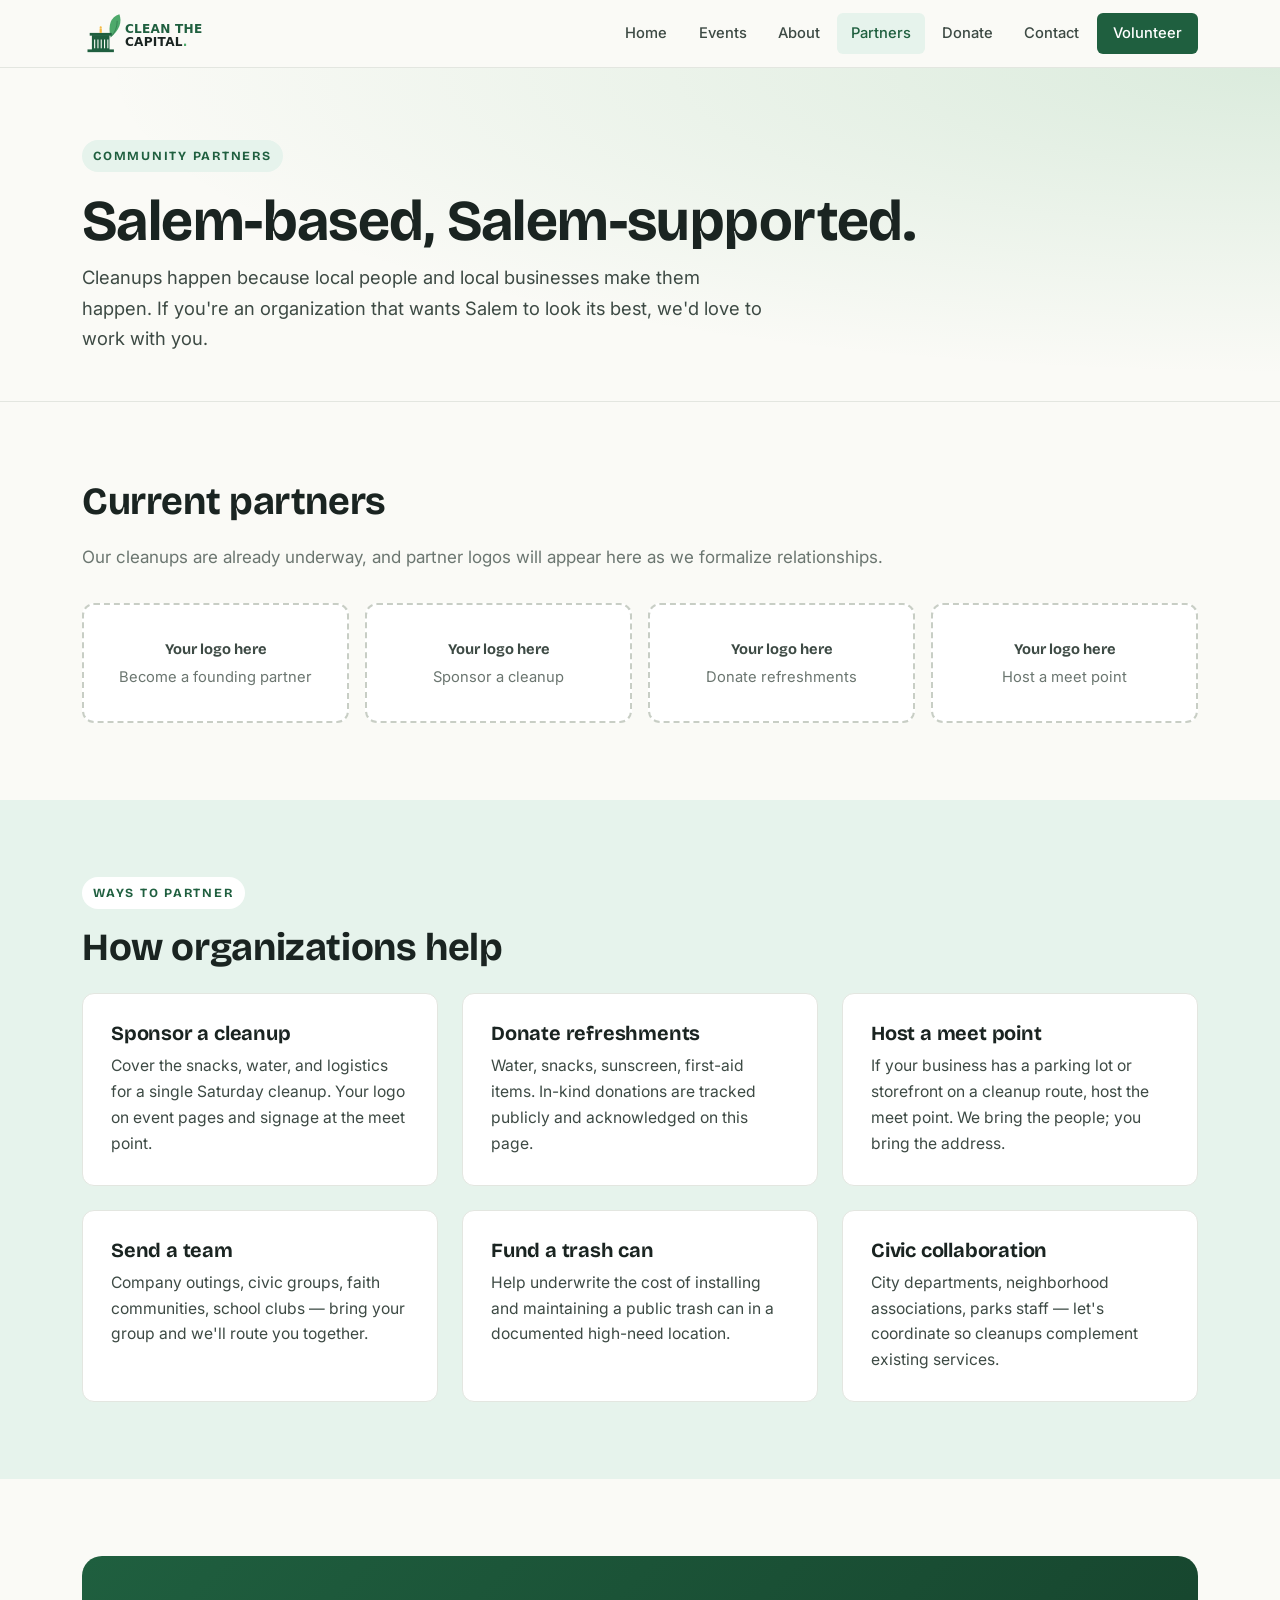
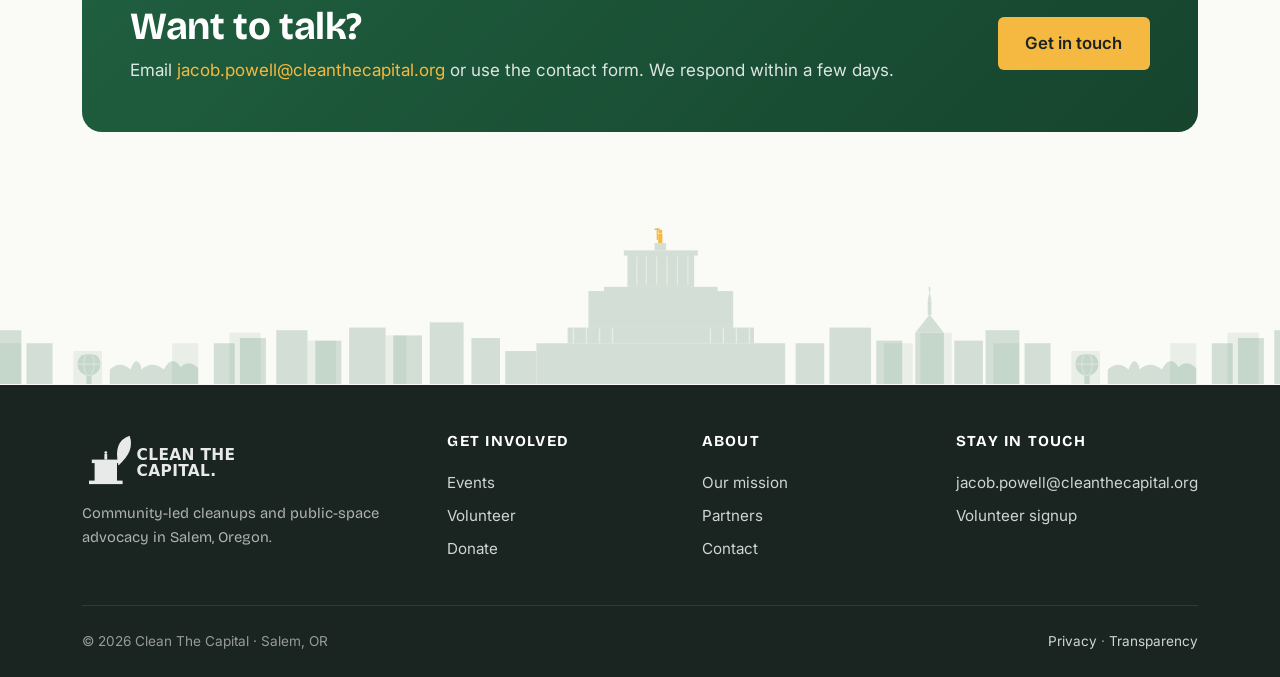
<file: partners.html>
<!DOCTYPE html>
<html lang="en">
<head>
<meta charset="UTF-8">
<meta name="viewport" content="width=device-width, initial-scale=1.0">
<title>Sponsors &amp; Partners | Clean The Capital — Salem, Oregon</title>
<meta name="description" content="Sponsor a Salem cleanup, donate refreshments, host a meet point, or fund a public trash can. Six ways for local businesses and civic groups to support Clean The Capital's work in Salem, OR.">
<meta name="keywords" content="Salem Oregon business sponsor, Salem nonprofit partner, community sponsorship Salem, donate refreshments Salem, fund public trash can Salem">
<meta name="author" content="Clean The Capital">
<meta name="robots" content="index, follow, max-image-preview:large">
<meta name="theme-color" content="#1f5f3f">
<link rel="canonical" href="https://cleanthecapital.org/partners.html">
<link rel="icon" type="image/svg+xml" href="/favicon.svg">
<link rel="apple-touch-icon" href="/favicon.svg">
<link rel="preconnect" href="https://fonts.googleapis.com">
<link rel="preconnect" href="https://fonts.gstatic.com" crossorigin>
<link rel="sitemap" type="application/xml" href="/sitemap.xml">

<meta property="og:title" content="Sponsors & Partners — Clean The Capital | Salem, OR">
<meta property="og:description" content="Ways for local businesses, civic groups, and city departments to support community cleanups in Salem, Oregon.">
<meta property="og:type" content="website">
<meta property="og:url" content="https://cleanthecapital.org/partners.html">
<meta property="og:site_name" content="Clean The Capital">
<meta property="og:locale" content="en_US">
<meta property="og:image" content="https://cleanthecapital.org/og-image.svg">
<meta property="og:image:width" content="1200">
<meta property="og:image:height" content="630">
<meta property="og:image:alt" content="Partner with Clean The Capital in Salem, Oregon">
<meta name="twitter:card" content="summary_large_image">
<meta name="twitter:title" content="Partners — Clean The Capital">
<meta name="twitter:description" content="Sponsor, donate refreshments, host a meet point, or fund a public trash can.">
<meta name="twitter:image" content="https://cleanthecapital.org/og-image.svg">

<meta name="geo.region" content="US-OR">
<meta name="geo.placename" content="Salem, Oregon">

<link rel="stylesheet" href="style.css">
<script defer src="events.js"></script>

<script type="application/ld+json">
{
  "@context": "https://schema.org",
  "@type": "WebPage",
  "url": "https://cleanthecapital.org/partners.html",
  "name": "Sponsors & Partners",
  "description": "Local businesses, civic groups, and city departments supporting Clean The Capital's Salem, OR cleanups.",
  "isPartOf": { "@id": "https://cleanthecapital.org/#org" },
  "inLanguage": "en-US"
}
</script>
<script type="application/ld+json">
{
  "@context": "https://schema.org",
  "@type": "BreadcrumbList",
  "itemListElement": [
    { "@type": "ListItem", "position": 1, "name": "Home",     "item": "https://cleanthecapital.org/" },
    { "@type": "ListItem", "position": 2, "name": "Partners", "item": "https://cleanthecapital.org/partners.html" }
  ]
}
</script>
<script defer src="/tracker.js"></script>
</head>
<body>
<a href="#main" class="skip-link">Skip to content</a>

<header id="nav">
  <div class="nav-inner">
    <a href="/" class="nav-logo"><img src="logo.svg" alt="Clean The Capital"></a>
    <nav class="nav-links" aria-label="Primary">
      <a href="index.html">Home</a><a href="events.html">Events</a><a href="about.html">About</a>
      <a href="partners.html" class="active">Partners</a>
      <a href="donate.html">Donate</a><a href="contact.html">Contact</a>
      <a href="get-involved.html" class="nav-cta">Volunteer</a>
    </nav>
    <button id="nav-toggle" aria-label="Menu" aria-controls="mobile-menu" aria-expanded="false">☰</button>
  </div>
  <div id="mobile-menu">
    <a href="index.html">Home</a><a href="events.html">Events</a><a href="about.html">About</a>
    <a href="partners.html">Partners</a><a href="donate.html">Donate</a><a href="contact.html">Contact</a>
    <a href="get-involved.html">Volunteer</a>
  </div>
</header>

<main id="main">

<section class="page-head">
  <div class="container">
    <span class="eyebrow">Community partners</span>
    <h1>Salem-based, Salem-supported.</h1>
    <p class="lead">Cleanups happen because local people and local businesses make them happen. If you're an organization that wants Salem to look its best, we'd love to work with you.</p>
  </div>
</section>

<section class="section">
  <div class="container">
    <h2>Current partners</h2>
    <p class="muted" style="margin-bottom:2rem">Our cleanups are already underway, and partner logos will appear here as we formalize relationships.</p>
    <div class="partner-grid">
      <div class="partner-slot"><strong>Your logo here</strong>Become a founding partner</div>
      <div class="partner-slot"><strong>Your logo here</strong>Sponsor a cleanup</div>
      <div class="partner-slot"><strong>Your logo here</strong>Donate refreshments</div>
      <div class="partner-slot"><strong>Your logo here</strong>Host a meet point</div>
    </div>
  </div>
</section>

<section class="section section--alt">
  <div class="container">
    <span class="eyebrow">Ways to partner</span>
    <h2>How organizations help</h2>
    <div class="pillars" style="margin-top:1.5rem">
      <div class="pillar">
        <h3>Sponsor a cleanup</h3>
        <p>Cover the snacks, water, and logistics for a single Saturday cleanup. Your logo on event pages and signage at the meet point.</p>
      </div>
      <div class="pillar">
        <h3>Donate refreshments</h3>
        <p>Water, snacks, sunscreen, first-aid items. In-kind donations are tracked publicly and acknowledged on this page.</p>
      </div>
      <div class="pillar">
        <h3>Host a meet point</h3>
        <p>If your business has a parking lot or storefront on a cleanup route, host the meet point. We bring the people; you bring the address.</p>
      </div>
      <div class="pillar">
        <h3>Send a team</h3>
        <p>Company outings, civic groups, faith communities, school clubs — bring your group and we'll route you together.</p>
      </div>
      <div class="pillar">
        <h3>Fund a trash can</h3>
        <p>Help underwrite the cost of installing and maintaining a public trash can in a documented high-need location.</p>
      </div>
      <div class="pillar">
        <h3>Civic collaboration</h3>
        <p>City departments, neighborhood associations, parks staff — let's coordinate so cleanups complement existing services.</p>
      </div>
    </div>
  </div>
</section>

<section class="section">
  <div class="container">
    <div class="callout">
      <div>
        <h2>Want to talk?</h2>
        <p>Email <a style="color:var(--sun)" href="mailto:jacob.powell@cleanthecapital.org">jacob.powell@cleanthecapital.org</a> or use the contact form. We respond within a few days.</p>
      </div>
      <a class="btn btn-accent btn--lg" href="contact.html">Get in touch</a>
    </div>
  </div>
</section>

</main>

<footer>
  <div class="container">
    <div class="footer-grid">
      <div class="footer-brand"><img src="logo.svg" alt=""><p>Community-led cleanups and public-space advocacy in Salem, Oregon.</p></div>
      <div><h4>Get involved</h4><a href="events.html">Events</a><a href="get-involved.html">Volunteer</a><a href="donate.html">Donate</a></div>
      <div><h4>About</h4><a href="about.html">Our mission</a><a href="partners.html">Partners</a><a href="contact.html">Contact</a></div>
      <div><h4>Stay in touch</h4><a href="mailto:jacob.powell@cleanthecapital.org">jacob.powell@cleanthecapital.org</a><a href="get-involved.html">Volunteer signup</a></div>
    </div>
    <div class="footer-bottom">
      <div>© <span data-year>2026</span> Clean The Capital · Salem, OR</div>
      <div><a href="legal/privacy.html">Privacy</a> · <a href="legal/transparency.html">Transparency</a></div>
    </div>
  </div>
</footer>
</body>
</html>
</file>
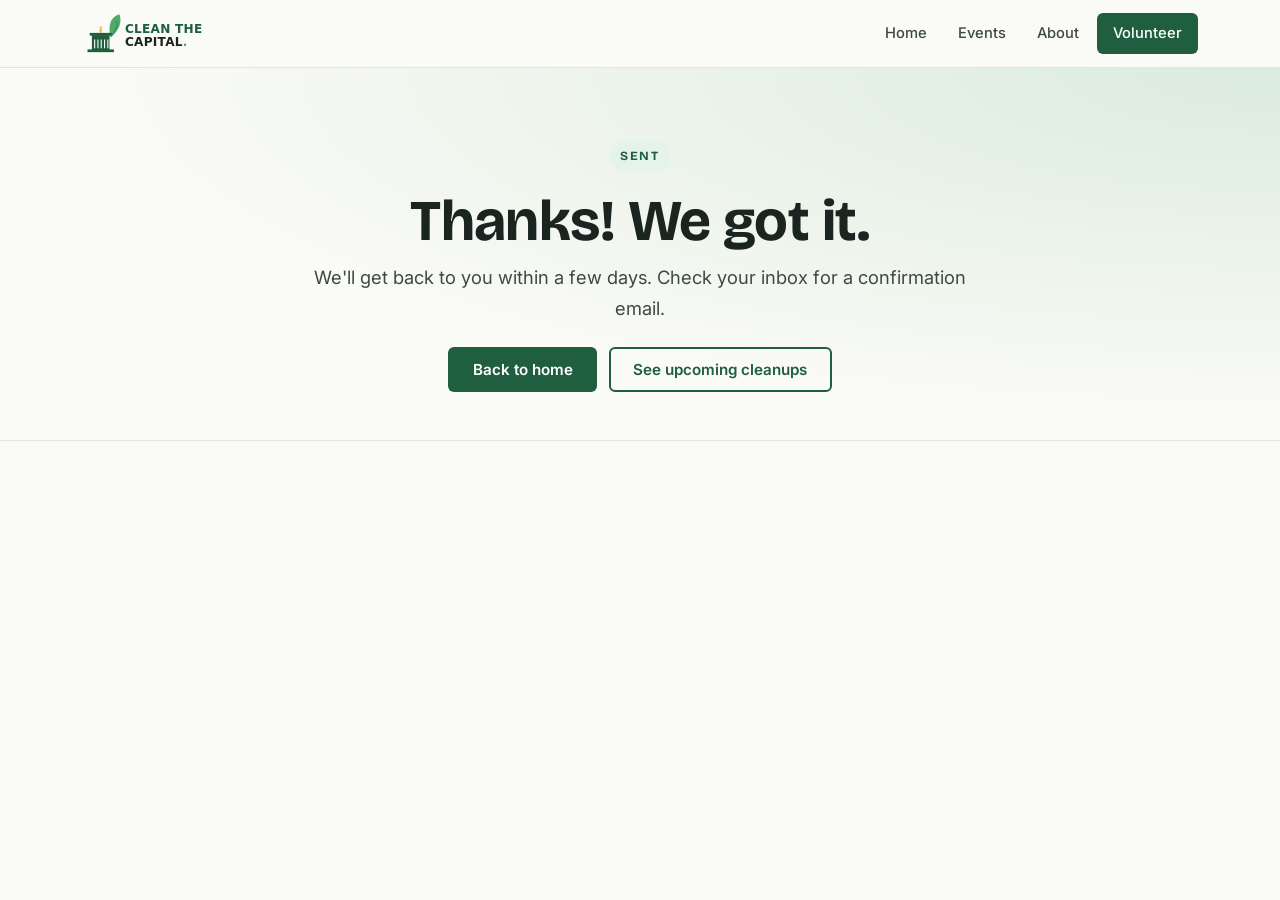
<file: thanks.html>
<!DOCTYPE html>
<html lang="en">
<head>
<meta charset="UTF-8">
<meta name="viewport" content="width=device-width, initial-scale=1.0">
<title>Thanks | Clean The Capital</title>
<meta name="description" content="Thanks for reaching out to Clean The Capital.">
<meta name="robots" content="noindex, nofollow">
<meta name="theme-color" content="#1f5f3f">
<link rel="icon" type="image/svg+xml" href="/favicon.svg">
<link rel="apple-touch-icon" href="/favicon.svg">
<link rel="stylesheet" href="/style.css">
<script defer src="/tracker.js"></script>
</head>
<body>
<header id="nav">
  <div class="nav-inner">
    <a href="/" class="nav-logo"><img src="/logo.svg" alt="Clean The Capital"></a>
    <nav class="nav-links" aria-label="Primary">
      <a href="/index.html">Home</a><a href="/events.html">Events</a><a href="/about.html">About</a>
      <a href="/get-involved.html" class="nav-cta">Volunteer</a>
    </nav>
  </div>
</header>
<main>
  <section class="page-head">
    <div class="container text-center">
      <span class="eyebrow" id="t-eyebrow">Sent</span>
      <h1 id="t-title">Thanks! We got it.</h1>
      <p class="lead" id="t-lead" style="margin:0 auto">We'll get back to you within a few days. Check your inbox for a confirmation email.</p>
      <div class="btn-row" style="justify-content:center; margin-top:1.5rem">
        <a class="btn btn-primary" href="/">Back to home</a>
        <a class="btn btn-outline" href="/events.html">See upcoming cleanups</a>
      </div>
    </div>
  </section>
</main>
<script>
  (function () {
    var q = new URLSearchParams(location.search);
    function set(id, text) { document.getElementById(id).textContent = text; }
    if (q.get('error')) {
      set('t-eyebrow', 'Not sent');
      set('t-title', 'Something went wrong.');
      set('t-lead', 'Your form didn\u2019t go through. Please go back and try again, or email jacob.powell@cleanthecapital.org.');
    } else if (q.get('form') === 'volunteer') {
      set('t-title', 'You\u2019re signed up!');
      set('t-lead', 'Thanks for volunteering. Check your inbox for a confirmation, and we\u2019ll email event-day details before the cleanup.');
    }
  })();
</script>
</body>
</html>
</file>
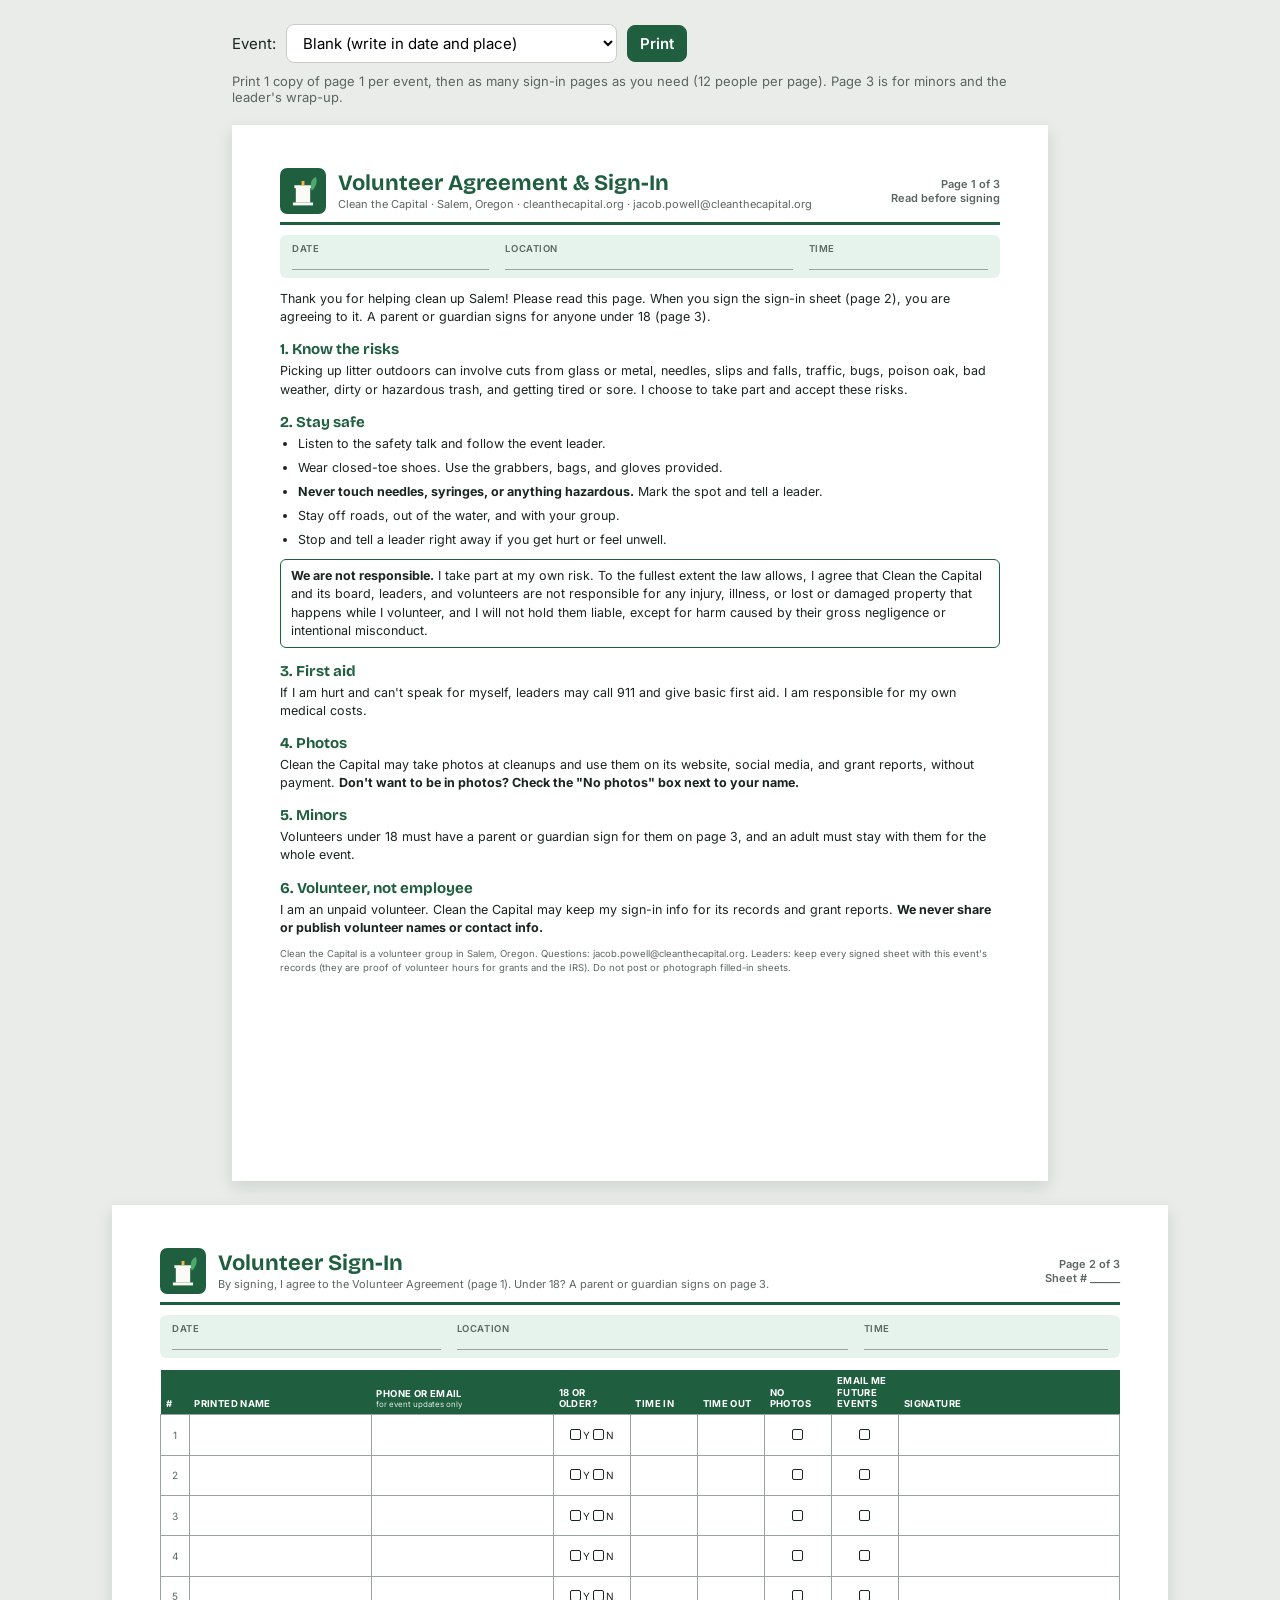
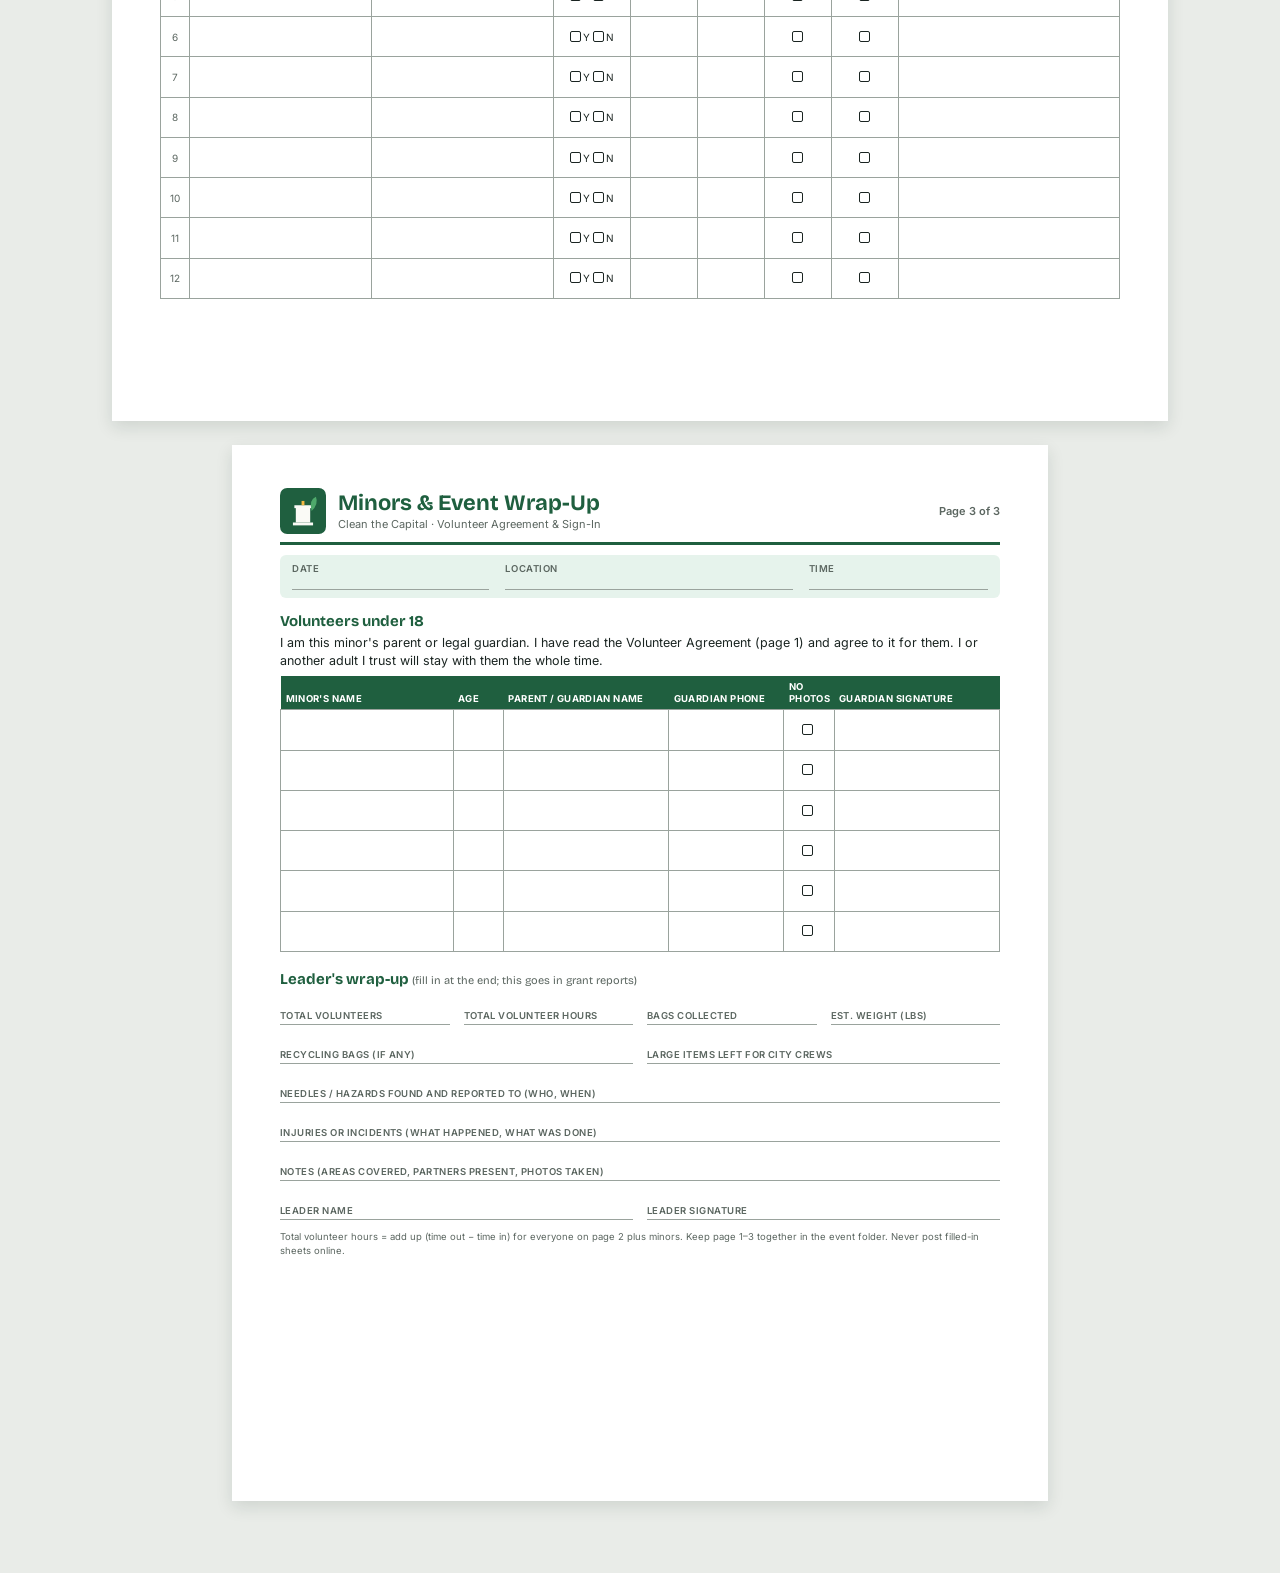
<file: forms/signup-sheet.html>
<!DOCTYPE html>
<html lang="en">
<head>
<meta charset="UTF-8">
<meta name="viewport" content="width=device-width, initial-scale=1">
<title>Volunteer Sign-In Sheet | Clean the Capital</title>
<meta name="robots" content="noindex, nofollow">
<link rel="icon" type="image/svg+xml" href="/favicon.svg">
<link rel="preconnect" href="https://fonts.googleapis.com">
<link rel="stylesheet" href="https://fonts.googleapis.com/css2?family=Bricolage+Grotesque:opsz,wght@12..96,700;12..96,800&family=Inter:wght@400;500;600;700&display=swap">
<script defer src="../events.js"></script>
<!--
  ═══════════════════════════════════════════════════════════
  CLEAN THE CAPITAL — printable volunteer sign-in sheet
  One template for every cleanup so the paperwork always matches.

  How to use:
    forms/signup-sheet.html             → pick an event from the list
    forms/signup-sheet.html?event=11    → sheet for event id 11 (ids live in events.js)
    forms/signup-sheet.html?event=blank → blank date/location lines

  Event details come from EVENTS in events.js, so new dates show up here
  automatically. Edit the wording below once and every sheet updates.
  Never publish filled-in sheets: they contain volunteer names.
  ═══════════════════════════════════════════════════════════
-->
<style>
  :root {
    --forest: #1f5f3f;
    --leaf-soft: #e6f3ec;
    --ink: #1a2421;
    --muted: #5b6660;
    --line: #9aa39d;
    --font-display: 'Bricolage Grotesque', 'Inter', system-ui, sans-serif;
    --font-body: 'Inter', system-ui, -apple-system, 'Segoe UI', Roboto, sans-serif;
  }
  * { box-sizing: border-box; }
  html, body { margin: 0; background: #e9ece8; color: var(--ink); font-family: var(--font-body); }
  body { padding: 24px 16px 48px; }

  /* ── Screen-only toolbar ───────────────────────────────── */
  .toolbar { max-width: 8.5in; margin: 0 auto 20px; display: flex; flex-wrap: wrap; gap: 10px; align-items: center; font-size: 15px; }
  .toolbar select, .toolbar button { font: inherit; padding: 8px 12px; border-radius: 8px; border: 1px solid #c8cec5; background: #fff; }
  .toolbar button { background: var(--forest); color: #fff; border-color: var(--forest); font-weight: 600; cursor: pointer; }
  .toolbar .hint { color: var(--muted); font-size: 13px; flex-basis: 100%; }

  /* ── Sheet (one printed page each) ─────────────────────── */
  .sheet { background: #fff; margin: 0 auto 24px; box-shadow: 0 6px 16px rgba(20,40,30,.12); padding: 0.45in 0.5in; }
  .portrait  { width: 8.5in; min-height: 11in; }
  .landscape { width: 11in;  min-height: 8.5in; }

  .head { display: flex; align-items: center; gap: 12px; border-bottom: 3px solid var(--forest); padding-bottom: 8px; margin-bottom: 10px; }
  .head img { width: 46px; height: 46px; }
  .head h1 { font-family: var(--font-display); font-size: 22px; line-height: 1.1; margin: 0; color: var(--forest); }
  .head .sub { font-size: 11px; color: var(--muted); margin-top: 2px; }
  .head .page-tag { margin-left: auto; font-size: 11px; font-weight: 600; color: var(--muted); text-align: right; }

  .event { display: grid; grid-template-columns: 1.1fr 1.6fr 1fr; gap: 6px 16px; background: var(--leaf-soft); border-radius: 6px; padding: 8px 12px; font-size: 12px; margin-bottom: 12px; }
  .event .lbl { display: block; font-size: 9.5px; text-transform: uppercase; letter-spacing: .06em; color: var(--muted); font-weight: 600; }
  .event .val { font-weight: 600; min-height: 16px; border-bottom: 1px solid transparent; }
  .event .val.blank { border-bottom-color: var(--line); }

  h2 { font-family: var(--font-display); font-size: 15px; margin: 14px 0 4px; color: var(--forest); }
  p, li { font-size: 12.5px; line-height: 1.45; margin: 0 0 6px; }
  ol, ul { margin: 0 0 4px; padding-left: 18px; }
  .callout { border: 1.5px solid var(--forest); border-radius: 6px; padding: 7px 10px; margin: 10px 0; }
  .callout p { margin: 0; }
  .fine { font-size: 9.5px; color: var(--muted); margin-top: 10px; }

  /* Sign-in table */
  table { width: 100%; border-collapse: collapse; table-layout: fixed; }
  th { font-size: 9.5px; text-transform: uppercase; letter-spacing: .04em; text-align: left; color: #fff; background: var(--forest); padding: 5px 5px; vertical-align: bottom; line-height: 1.2; }
  th small { display: block; text-transform: none; letter-spacing: 0; font-weight: 400; opacity: .85; }
  td { border: 1px solid var(--line); height: 0.42in; padding: 2px 5px; font-size: 10.5px; vertical-align: middle; }
  td.num { text-align: center; color: var(--muted); font-size: 10px; }
  td.chk { text-align: center; white-space: nowrap; font-size: 10px; }
  .box { display: inline-block; width: 11px; height: 11px; border: 1.3px solid var(--ink); border-radius: 2px; vertical-align: -1px; margin-right: 2px; }

  .minor td { height: 0.42in; }
  .portrait p.fine, .landscape p.fine { font-size: 9.5px; }
  .report { display: grid; grid-template-columns: repeat(4, 1fr); gap: 8px 14px; font-size: 11px; margin-top: 6px; }
  .report .field { border-bottom: 1px solid var(--line); padding: 14px 0 2px; }
  .report .field span { font-size: 9.5px; text-transform: uppercase; letter-spacing: .05em; color: var(--muted); font-weight: 600; }
  .report .wide { grid-column: span 4; }
  .report .half { grid-column: span 2; }

  @page portrait  { size: letter portrait;  margin: 0; }
  @page landscape { size: letter landscape; margin: 0; }
  .portrait  { page: portrait; }
  .landscape { page: landscape; }

  @media print {
    html, body { background: #fff; padding: 0; }
    .toolbar { display: none; }
    .sheet { box-shadow: none; margin: 0; break-after: page; }
    .sheet:last-child { break-after: auto; }
    .portrait  { height: 11in;  overflow: hidden; }
    .landscape { height: 8.5in; overflow: hidden; }
    * { -webkit-print-color-adjust: exact; print-color-adjust: exact; }
  }
</style>
</head>
<body>

<div class="toolbar">
  <label for="pick">Event:</label>
  <select id="pick"></select>
  <button type="button" onclick="window.print()">Print</button>
  <span class="hint">Print 1 copy of page 1 per event, then as many sign-in pages as you need (12 people per page). Page 3 is for minors and the leader's wrap-up.</span>
</div>

<!-- ── Page 1: agreement (read and keep on the clipboard) ───────────── -->
<section class="sheet portrait">
  <div class="head">
    <img src="../favicon.svg" alt="">
    <div>
      <h1>Volunteer Agreement &amp; Sign-In</h1>
      <div class="sub">Clean the Capital · Salem, Oregon · cleanthecapital.org · jacob.powell@cleanthecapital.org</div>
    </div>
    <div class="page-tag">Page 1 of 3<br>Read before signing</div>
  </div>

  <div class="event" data-event-box></div>

  <p>Thank you for helping clean up Salem! Please read this page. When you sign the sign-in sheet (page 2), you are agreeing to it. A parent or guardian signs for anyone under 18 (page 3).</p>

  <h2>1. Know the risks</h2>
  <p>Picking up litter outdoors can involve cuts from glass or metal, needles, slips and falls, traffic, bugs, poison oak, bad weather, dirty or hazardous trash, and getting tired or sore. I choose to take part and accept these risks.</p>

  <h2>2. Stay safe</h2>
  <ul>
    <li>Listen to the safety talk and follow the event leader.</li>
    <li>Wear closed-toe shoes. Use the grabbers, bags, and gloves provided.</li>
    <li><strong>Never touch needles, syringes, or anything hazardous.</strong> Mark the spot and tell a leader.</li>
    <li>Stay off roads, out of the water, and with your group.</li>
    <li>Stop and tell a leader right away if you get hurt or feel unwell.</li>
  </ul>

  <div class="callout">
    <p><strong>We are not responsible.</strong> I take part at my own risk. To the fullest extent the law allows, I agree that Clean the Capital and its board, leaders, and volunteers are not responsible for any injury, illness, or lost or damaged property that happens while I volunteer, and I will not hold them liable, except for harm caused by their gross negligence or intentional misconduct.</p>
  </div>

  <h2>3. First aid</h2>
  <p>If I am hurt and can't speak for myself, leaders may call 911 and give basic first aid. I am responsible for my own medical costs.</p>

  <h2>4. Photos</h2>
  <p>Clean the Capital may take photos at cleanups and use them on its website, social media, and grant reports, without payment. <strong>Don't want to be in photos? Check the "No photos" box next to your name.</strong></p>

  <h2>5. Minors</h2>
  <p>Volunteers under 18 must have a parent or guardian sign for them on page 3, and an adult must stay with them for the whole event.</p>

  <h2>6. Volunteer, not employee</h2>
  <p>I am an unpaid volunteer. Clean the Capital may keep my sign-in info for its records and grant reports. <strong>We never share or publish volunteer names or contact info.</strong></p>

  <p class="fine">Clean the Capital is a volunteer group in Salem, Oregon. Questions: jacob.powell@cleanthecapital.org. Leaders: keep every signed sheet with this event's records (they are proof of volunteer hours for grants and the IRS). Do not post or photograph filled-in sheets.</p>
</section>

<!-- ── Page 2: sign-in (print as many as needed) ───────────────────── -->
<section class="sheet landscape">
  <div class="head">
    <img src="../favicon.svg" alt="">
    <div>
      <h1>Volunteer Sign-In</h1>
      <div class="sub">By signing, I agree to the Volunteer Agreement (page 1). Under 18? A parent or guardian signs on page 3.</div>
    </div>
    <div class="page-tag">Page 2 of 3<br>Sheet # ______</div>
  </div>

  <div class="event" data-event-box></div>

  <table>
    <colgroup>
      <col style="width:3%"><col style="width:19%"><col style="width:19%"><col style="width:8%">
      <col style="width:7%"><col style="width:7%"><col style="width:7%"><col style="width:7%"><col style="width:23%">
    </colgroup>
    <thead>
      <tr>
        <th>#</th>
        <th>Printed name</th>
        <th>Phone or email<small>for event updates only</small></th>
        <th>18 or older?</th>
        <th>Time in</th>
        <th>Time out</th>
        <th>No photos</th>
        <th>Email me future events</th>
        <th>Signature</th>
      </tr>
    </thead>
    <tbody data-signin-rows></tbody>
  </table>
</section>

<!-- ── Page 3: minors + leader wrap-up ──────────────────────────────── -->
<section class="sheet portrait">
  <div class="head">
    <img src="../favicon.svg" alt="">
    <div>
      <h1>Minors &amp; Event Wrap-Up</h1>
      <div class="sub">Clean the Capital · Volunteer Agreement &amp; Sign-In</div>
    </div>
    <div class="page-tag">Page 3 of 3</div>
  </div>

  <div class="event" data-event-box></div>

  <h2>Volunteers under 18</h2>
  <p>I am this minor's parent or legal guardian. I have read the Volunteer Agreement (page 1) and agree to it for them. I or another adult I trust will stay with them the whole time.</p>
  <table class="minor">
    <colgroup><col style="width:24%"><col style="width:7%"><col style="width:23%"><col style="width:16%"><col style="width:7%"><col style="width:23%"></colgroup>
    <thead>
      <tr><th>Minor's name</th><th>Age</th><th>Parent / guardian name</th><th>Guardian phone</th><th>No photos</th><th>Guardian signature</th></tr>
    </thead>
    <tbody data-minor-rows></tbody>
  </table>

  <h2 style="margin-top:18px">Leader's wrap-up <span style="font-weight:400;font-size:11px;color:var(--muted)">(fill in at the end; this goes in grant reports)</span></h2>
  <div class="report">
    <div class="field"><span>Total volunteers</span></div>
    <div class="field"><span>Total volunteer hours</span></div>
    <div class="field"><span>Bags collected</span></div>
    <div class="field"><span>Est. weight (lbs)</span></div>
    <div class="field half"><span>Recycling bags (if any)</span></div>
    <div class="field half"><span>Large items left for city crews</span></div>
    <div class="field wide"><span>Needles / hazards found and reported to (who, when)</span></div>
    <div class="field wide"><span>Injuries or incidents (what happened, what was done)</span></div>
    <div class="field wide"><span>Notes (areas covered, partners present, photos taken)</span></div>
    <div class="field half"><span>Leader name</span></div>
    <div class="field half"><span>Leader signature</span></div>
  </div>

  <p class="fine">Total volunteer hours = add up (time out − time in) for everyone on page 2 plus minors. Keep page 1–3 together in the event folder. Never post filled-in sheets online.</p>
</section>

<script>
  document.addEventListener('DOMContentLoaded', () => {
    const SIGNIN_ROWS = 12;
    const MINOR_ROWS = 6;
    const box = '<span class="box"></span>';

    document.querySelector('[data-signin-rows]').innerHTML = Array.from({ length: SIGNIN_ROWS }, (_, i) => `
      <tr><td class="num">${i + 1}</td><td></td><td></td>
        <td class="chk">${box}Y ${box}N</td><td></td><td></td>
        <td class="chk">${box}</td><td class="chk">${box}</td><td></td></tr>`).join('');
    document.querySelector('[data-minor-rows]').innerHTML = Array.from({ length: MINOR_ROWS }, () => `
      <tr><td></td><td></td><td></td><td></td><td class="chk">${box}</td><td></td></tr>`).join('');

    const param = new URLSearchParams(location.search).get('event');
    const ev = (param && param !== 'blank') ? EVENTS.find(e => String(e.id) === param) : null;

    const fill = (label, value) => `<div><span class="lbl">${label}</span><div class="val${value ? '' : ' blank'}">${value || ''}</div></div>`;
    let html;
    if (ev) {
      const d = parseLocalDate(ev.date, ev.timeStart);
      html = fill('Date', fmtDate(d, { weekday: 'short', month: 'long', day: 'numeric', year: 'numeric' })) +
             fill('Location', `${ev.location} <span style="font-weight:400">· ${ev.meet}</span>`) +
             fill('Time', fmtTimeRange(ev.timeStart, ev.timeEnd));
    } else {
      html = fill('Date', '') + fill('Location', '') + fill('Time', '');
    }
    document.querySelectorAll('[data-event-box]').forEach(el => { el.innerHTML = html; });
    if (ev) document.title = `Sign-In ${ev.date} ${ev.location} | Clean the Capital`;

    // Picker: upcoming events first, plus a blank option
    const pick = document.getElementById('pick');
    const opts = [['blank', 'Blank (write in date and place)']].concat(
      upcomingEvents().map(e => [String(e.id), `${fmtDate(parseLocalDate(e.date, e.timeStart), { month: 'short', day: 'numeric', year: 'numeric' })} · ${e.location}`]));
    if (ev && !opts.some(o => o[0] === String(ev.id))) opts.push([String(ev.id), `${ev.date} · ${ev.location}`]);
    pick.innerHTML = opts.map(([v, t]) => `<option value="${v}">${t}</option>`).join('');
    pick.value = ev ? String(ev.id) : 'blank';
    pick.addEventListener('change', () => { location.search = '?event=' + pick.value; });
  });
</script>
</body>
</html>
</file>
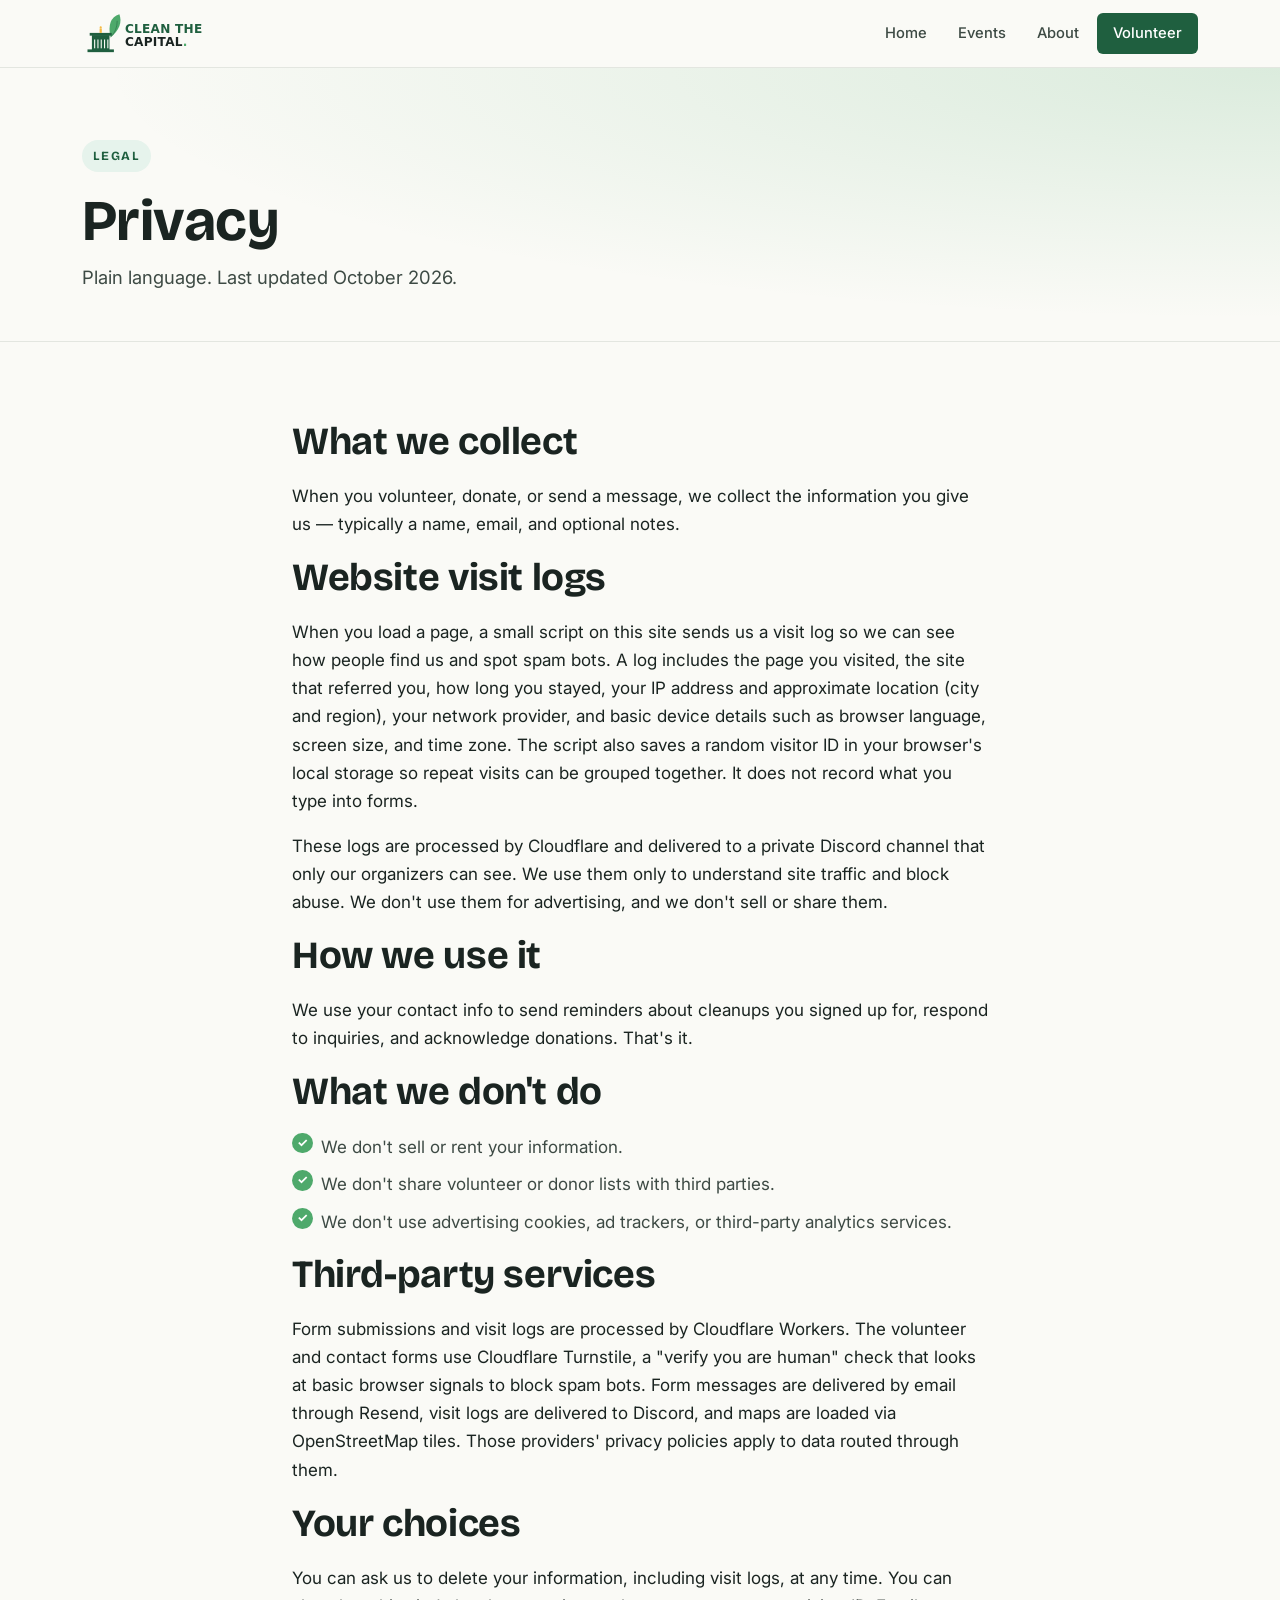
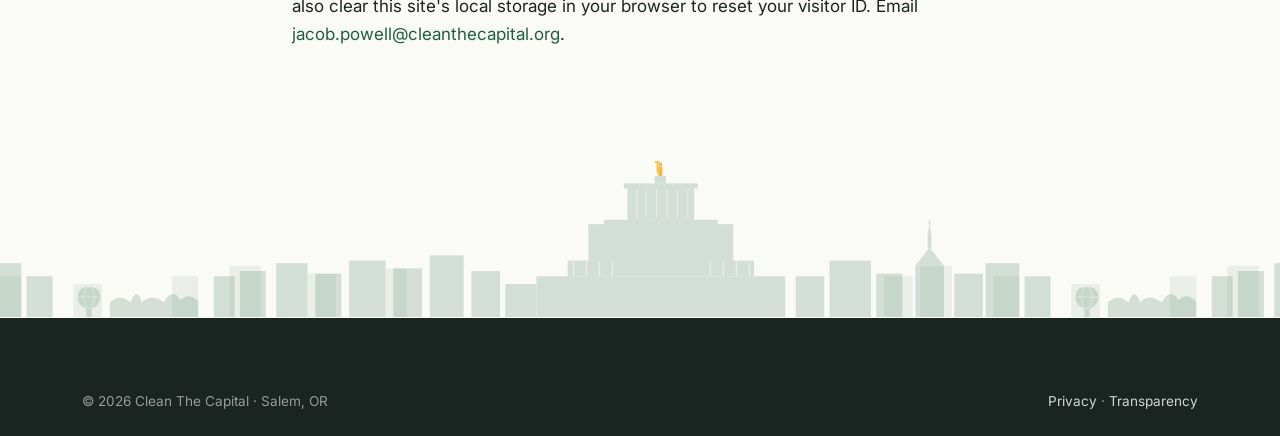
<file: legal/privacy.html>
<!DOCTYPE html>
<html lang="en">
<head>
<meta charset="UTF-8">
<meta name="viewport" content="width=device-width, initial-scale=1.0">
<title>Privacy Policy | Clean The Capital — Salem, Oregon</title>
<meta name="description" content="How Clean The Capital handles volunteer signups, donor information, and website visit logs. No ad cookies, no third-party analytics, no sale of data.">
<meta name="author" content="Clean The Capital">
<meta name="robots" content="index, follow">
<meta name="theme-color" content="#1f5f3f">
<link rel="canonical" href="https://cleanthecapital.org/legal/privacy.html">
<link rel="icon" type="image/svg+xml" href="/favicon.svg">
<link rel="apple-touch-icon" href="/favicon.svg">
<meta property="og:title" content="Privacy Policy — Clean The Capital">
<meta property="og:description" content="How we handle volunteer and donor information at Clean The Capital.">
<meta property="og:type" content="website">
<meta property="og:url" content="https://cleanthecapital.org/legal/privacy.html">
<meta property="og:image" content="https://cleanthecapital.org/og-image.svg">
<meta name="twitter:card" content="summary_large_image">
<link rel="stylesheet" href="../style.css">
<script defer src="/tracker.js"></script>
</head>
<body>
<header id="nav">
  <div class="nav-inner">
    <a href="/" class="nav-logo"><img src="../logo.svg" alt="Clean The Capital"></a>
    <nav class="nav-links">
      <a href="../index.html">Home</a><a href="../events.html">Events</a><a href="../about.html">About</a>
      <a href="../get-involved.html" class="nav-cta">Volunteer</a>
    </nav>
  </div>
</header>
<main>
<section class="page-head">
  <div class="container">
    <span class="eyebrow">Legal</span>
    <h1>Privacy</h1>
    <p class="lead">Plain language. Last updated October 2026.</p>
  </div>
</section>
<section class="section">
  <div class="container" style="max-width:760px">
    <h2>What we collect</h2>
    <p>When you volunteer, donate, or send a message, we collect the information you give us — typically a name, email, and optional notes.</p>
    <h2>Website visit logs</h2>
    <p>When you load a page, a small script on this site sends us a visit log so we can see how people find us and spot spam bots. A log includes the page you visited, the site that referred you, how long you stayed, your IP address and approximate location (city and region), your network provider, and basic device details such as browser language, screen size, and time zone. The script also saves a random visitor ID in your browser's local storage so repeat visits can be grouped together. It does not record what you type into forms.</p>
    <p>These logs are processed by Cloudflare and delivered to a private Discord channel that only our organizers can see. We use them only to understand site traffic and block abuse. We don't use them for advertising, and we don't sell or share them.</p>
    <h2>How we use it</h2>
    <p>We use your contact info to send reminders about cleanups you signed up for, respond to inquiries, and acknowledge donations. That's it.</p>
    <h2>What we don't do</h2>
    <ul class="checklist">
      <li>We don't sell or rent your information.</li>
      <li>We don't share volunteer or donor lists with third parties.</li>
      <li>We don't use advertising cookies, ad trackers, or third-party analytics services.</li>
    </ul>
    <h2>Third-party services</h2>
    <p>Form submissions and visit logs are processed by Cloudflare Workers. The volunteer and contact forms use Cloudflare Turnstile, a "verify you are human" check that looks at basic browser signals to block spam bots. Form messages are delivered by email through Resend, visit logs are delivered to Discord, and maps are loaded via OpenStreetMap tiles. Those providers' privacy policies apply to data routed through them.</p>
    <h2>Your choices</h2>
    <p>You can ask us to delete your information, including visit logs, at any time. You can also clear this site's local storage in your browser to reset your visitor ID. Email <a href="mailto:jacob.powell@cleanthecapital.org">jacob.powell@cleanthecapital.org</a>.</p>
  </div>
</section>
</main>
<footer>
  <div class="container">
    <div class="footer-bottom" style="border:none; margin:0">
      <div>© <span>2026</span> Clean The Capital · Salem, OR</div>
      <div><a href="privacy.html">Privacy</a> · <a href="transparency.html">Transparency</a></div>
    </div>
  </div>
</footer>
</body>
</html>
</file>
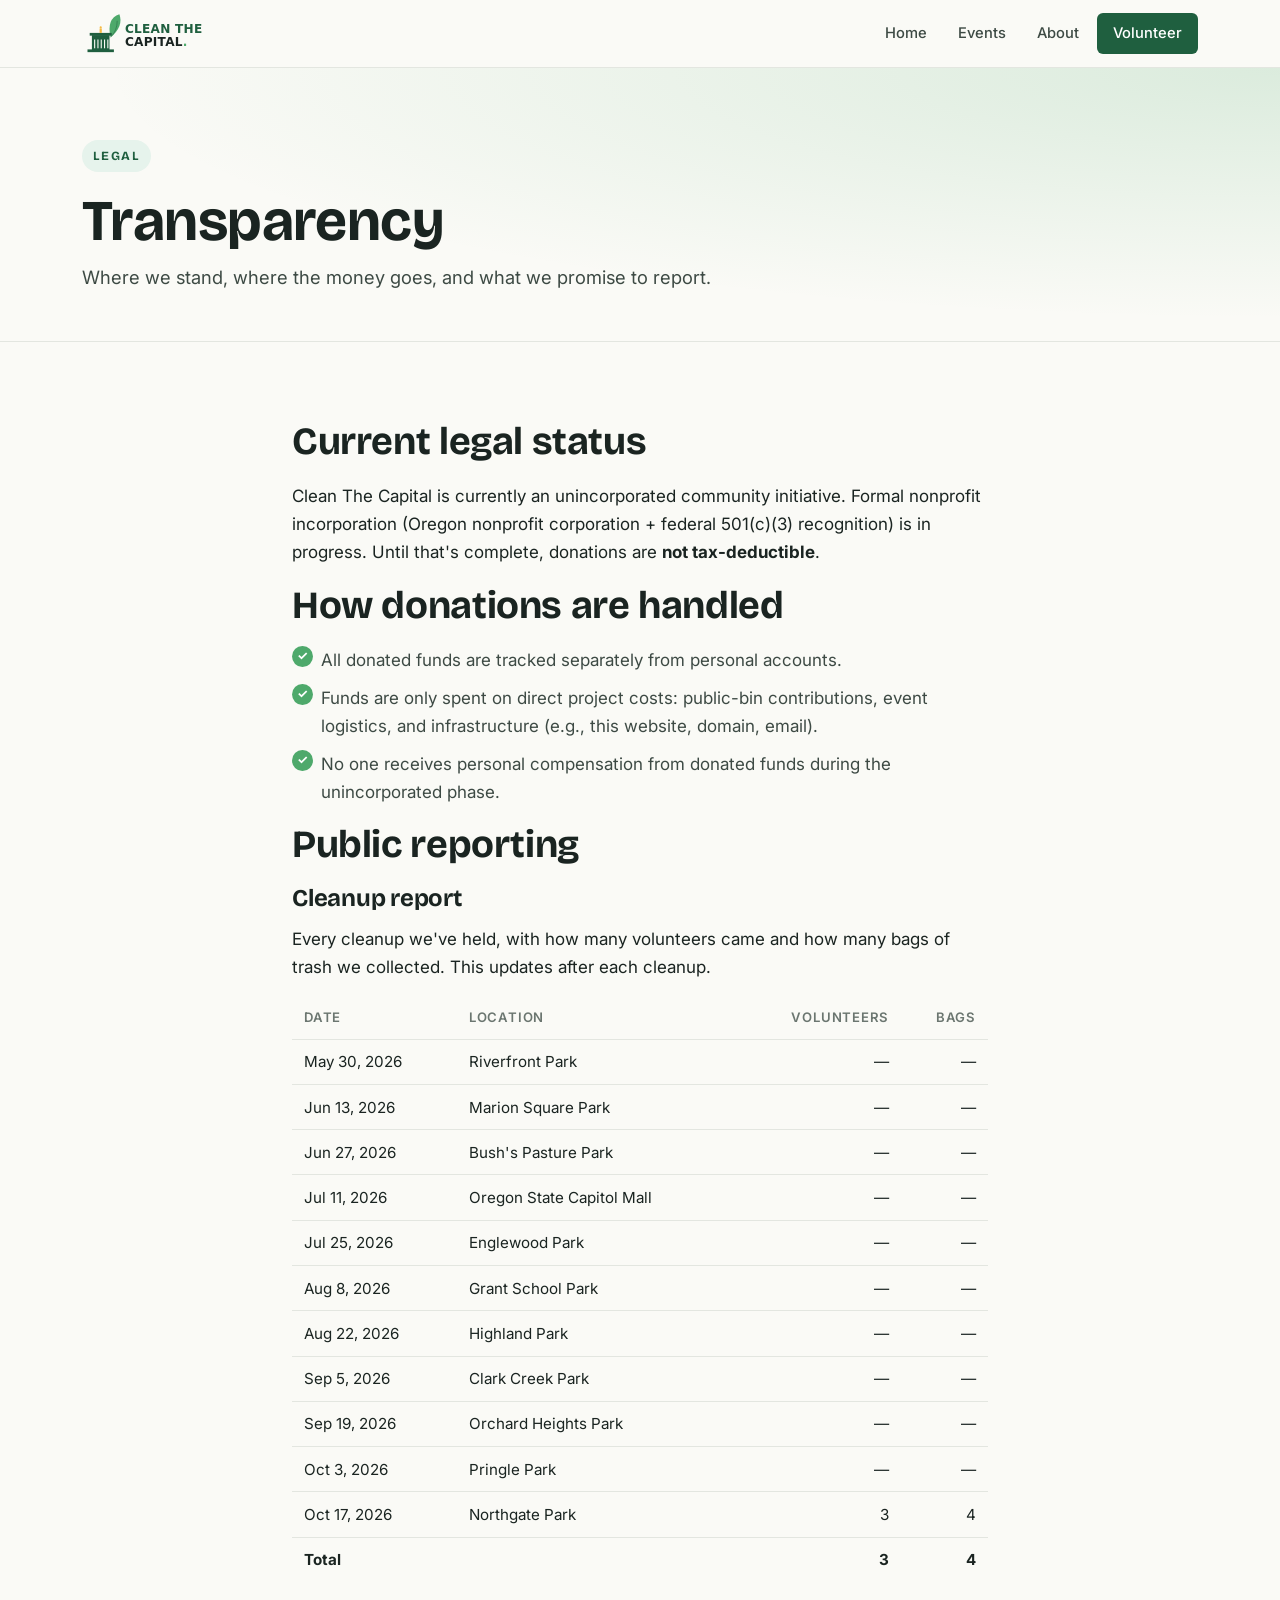
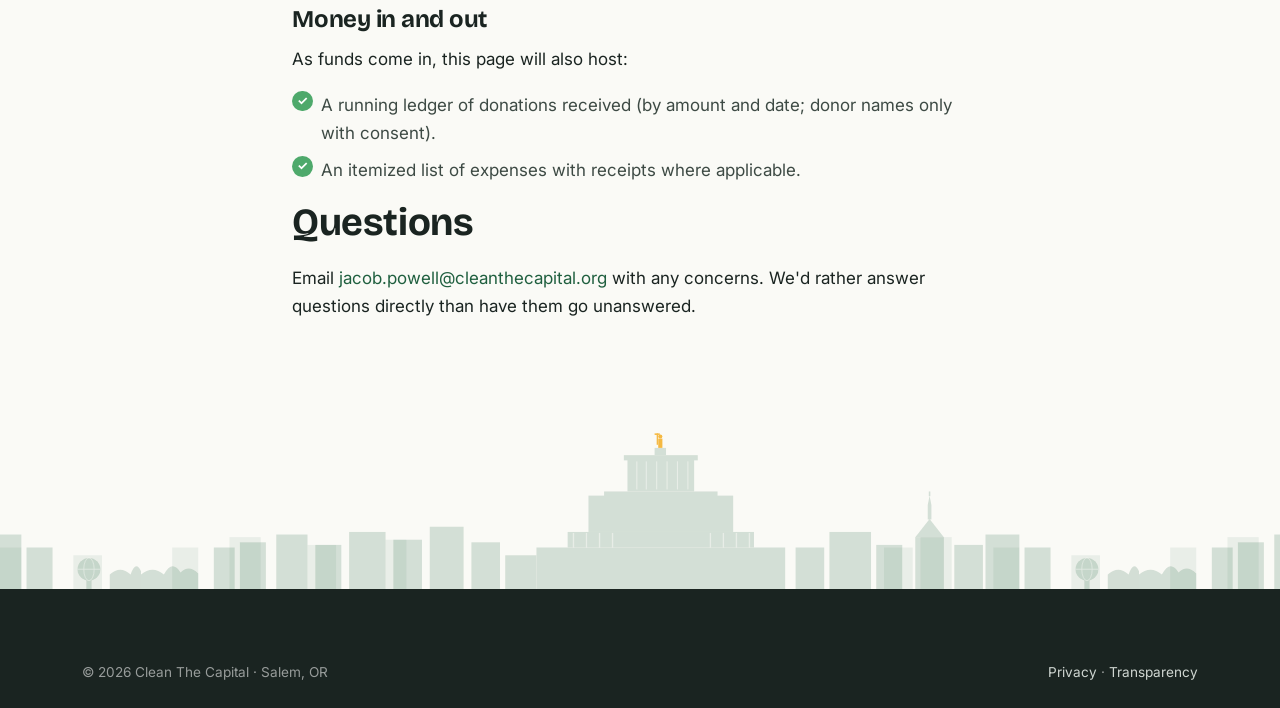
<file: legal/transparency.html>
<!DOCTYPE html>
<html lang="en">
<head>
<meta charset="UTF-8">
<meta name="viewport" content="width=device-width, initial-scale=1.0">
<title>Transparency &amp; Financial Reporting | Clean The Capital — Salem, OR</title>
<meta name="description" content="Clean The Capital's legal status, donation handling, and commitment to public reporting of funds, expenses, and cleanup activity. Salem, Oregon.">
<meta name="author" content="Clean The Capital">
<meta name="robots" content="index, follow">
<meta name="theme-color" content="#1f5f3f">
<link rel="canonical" href="https://cleanthecapital.org/legal/transparency.html">
<link rel="icon" type="image/svg+xml" href="/favicon.svg">
<link rel="apple-touch-icon" href="/favicon.svg">
<meta property="og:title" content="Transparency — Clean The Capital">
<meta property="og:description" content="Legal status, donation handling, and public reporting for Clean The Capital in Salem, Oregon.">
<meta property="og:type" content="website">
<meta property="og:url" content="https://cleanthecapital.org/legal/transparency.html">
<meta property="og:image" content="https://cleanthecapital.org/og-image.svg">
<meta name="twitter:card" content="summary_large_image">
<link rel="stylesheet" href="../style.css">
<script defer src="/tracker.js"></script>
<script defer src="../impact.js"></script>
</head>
<body>
<header id="nav">
  <div class="nav-inner">
    <a href="/" class="nav-logo"><img src="../logo.svg" alt="Clean The Capital"></a>
    <nav class="nav-links">
      <a href="../index.html">Home</a><a href="../events.html">Events</a><a href="../about.html">About</a>
      <a href="../get-involved.html" class="nav-cta">Volunteer</a>
    </nav>
  </div>
</header>
<main>
<section class="page-head">
  <div class="container">
    <span class="eyebrow">Legal</span>
    <h1>Transparency</h1>
    <p class="lead">Where we stand, where the money goes, and what we promise to report.</p>
  </div>
</section>
<section class="section">
  <div class="container" style="max-width:760px">
    <h2>Current legal status</h2>
    <p>Clean The Capital is currently an unincorporated community initiative. Formal nonprofit incorporation (Oregon nonprofit corporation + federal 501(c)(3) recognition) is in progress. Until that's complete, donations are <strong>not tax-deductible</strong>.</p>

    <h2>How donations are handled</h2>
    <ul class="checklist">
      <li>All donated funds are tracked separately from personal accounts.</li>
      <li>Funds are only spent on direct project costs: public-bin contributions, event logistics, and infrastructure (e.g., this website, domain, email).</li>
      <li>No one receives personal compensation from donated funds during the unincorporated phase.</li>
    </ul>

    <h2>Public reporting</h2>
    <h3>Cleanup report</h3>
    <p>Every cleanup we've held, with how many volunteers came and how many bags of trash we collected. This updates after each cleanup.</p>
    <div data-impact-table></div>

    <h3>Money in and out</h3>
    <p>As funds come in, this page will also host:</p>
    <ul class="checklist">
      <li>A running ledger of donations received (by amount and date; donor names only with consent).</li>
      <li>An itemized list of expenses with receipts where applicable.</li>
    </ul>

    <h2>Questions</h2>
    <p>Email <a href="mailto:jacob.powell@cleanthecapital.org">jacob.powell@cleanthecapital.org</a> with any concerns. We'd rather answer questions directly than have them go unanswered.</p>
  </div>
</section>
</main>
<footer>
  <div class="container">
    <div class="footer-bottom" style="border:none; margin:0">
      <div>© <span>2026</span> Clean The Capital · Salem, OR</div>
      <div><a href="privacy.html">Privacy</a> · <a href="transparency.html">Transparency</a></div>
    </div>
  </div>
</footer>
</body>
</html>
</file>
<file: style.css>
/* ═══════════════════════════════════════════════════════════
   CLEAN THE CAPITAL — Civic Green theme
   style.css | cleanthecapital.org
   ═══════════════════════════════════════════════════════════ */

@import url('https://fonts.googleapis.com/css2?family=Bricolage+Grotesque:opsz,wght@12..96,400;12..96,600;12..96,700;12..96,800&family=Inter:wght@400;500;600;700&display=swap');

/* ── Tokens ─────────────────────────────────────────────── */
:root {
  --forest:      #1f5f3f;
  --forest-dark: #16442d;
  --leaf:        #4ea96b;
  --leaf-soft:   #e6f3ec;
  --sky:         #5db5d4;
  --sun:         #f5b942;
  --sun-dark:    #d99a1f;
  --ink:         #1a2421;
  --ink-soft:    #3d4a44;
  --muted:       #6b7670;
  --paper:       #fafaf6;
  --card:        #ffffff;
  --border:      #e3e6e0;
  --border-strong:#c8cec5;
  --shadow-sm:   0 1px 2px rgba(20,40,30,.06), 0 1px 3px rgba(20,40,30,.06);
  --shadow-md:   0 6px 16px rgba(20,40,30,.10), 0 2px 4px rgba(20,40,30,.06);
  --shadow-lg:   0 24px 56px rgba(20,40,30,.18), 0 6px 14px rgba(20,40,30,.08);

  --font-display:'Bricolage Grotesque','Inter',system-ui,sans-serif;
  --font-body:   'Inter',system-ui,-apple-system,Segoe UI,Roboto,sans-serif;

  --max-w:       1180px;
  --gutter:      clamp(1rem, 3vw, 2rem);
  --radius-sm:   6px;
  --radius:      12px;
  --radius-lg:   20px;
  --nav-h:       68px;
}

/* ── Reset ──────────────────────────────────────────────── */
*, *::before, *::after { box-sizing: border-box; }

html {
  scroll-behavior: smooth;
  -webkit-text-size-adjust: 100%;
  background-color: var(--paper);
}

body {
  margin: 0;
  font-family: var(--font-body);
  font-size: 17px;
  line-height: 1.65;
  color: var(--ink);
  background: transparent;
  -webkit-font-smoothing: antialiased;
  text-rendering: optimizeLegibility;
}
img, svg { max-width: 100%; display: block; }
a { color: var(--forest); text-decoration: none; transition: color .15s; }
a:hover { color: var(--leaf); }
button { font: inherit; cursor: pointer; border: 0; background: none; color: inherit; }
h1,h2,h3,h4 {
  font-family: var(--font-display);
  font-weight: 700;
  letter-spacing: -0.01em;
  line-height: 1.15;
  color: var(--ink);
  margin: 0 0 .5em;
}
h1 { font-size: clamp(2.1rem, 5vw, 3.6rem); }
h2 { font-size: clamp(1.6rem, 3.2vw, 2.4rem); }
h3 { font-size: clamp(1.2rem, 2vw, 1.5rem); }
p  { margin: 0 0 1em; }

/* Skip link */
.skip-link { position:absolute; left:-9999px; top:0; background:var(--sun); color:var(--ink); padding:.75rem 1rem; z-index:2000; font-weight:700; }
.skip-link:focus { left:0; }

/* ── Layout ─────────────────────────────────────────────── */
.container { width:100%; max-width:var(--max-w); margin-inline:auto; padding-inline:var(--gutter); }
.section { padding-block: clamp(3rem, 6vw, 5rem); }
.section--tight { padding-block: clamp(2rem, 4vw, 3rem); }
.section--alt { background: var(--leaf-soft); }
.section--ink { background: var(--ink); color: #e8efe9; }
.section--ink h2, .section--ink h3 { color: #fff; }

.eyebrow {
  display: inline-block;
  font-family: var(--font-display);
  font-size: .78rem;
  font-weight: 700;
  letter-spacing: .14em;
  text-transform: uppercase;
  color: var(--forest);
  background: var(--leaf-soft);
  padding: .35rem .7rem;
  border-radius: 999px;
  margin-bottom: 1rem;
}
.section--alt .eyebrow { background: #fff; }
.section--ink .eyebrow { background: rgba(78,169,107,.18); color: var(--leaf); }

/* ── NAV ────────────────────────────────────────────────── */
#nav {
  position: sticky; top: 0; z-index: 500;
  background: rgba(250,250,246,.92);
  backdrop-filter: blur(8px);
  border-bottom: 1px solid var(--border);
  height: var(--nav-h);
}
.nav-inner {
  display: flex; align-items: center; justify-content: space-between;
  height: 100%; max-width: var(--max-w); margin: 0 auto; padding: 0 var(--gutter);
}
.nav-logo { display: flex; align-items: center; gap: .6rem; }
.nav-logo img { height: 44px; width: auto; }
.nav-links { display: flex; gap: .25rem; align-items: center; }
.nav-links a {
  color: var(--ink-soft);
  padding: .5rem .85rem;
  font-size: .92rem;
  font-weight: 500;
  border-radius: var(--radius-sm);
  transition: all .15s;
}
.nav-links a:hover, .nav-links a.active { color: var(--forest); background: var(--leaf-soft); }
.nav-cta { background: var(--forest)!important; color:#fff !important; padding:.55rem 1rem !important; border-radius: var(--radius-sm); font-weight:600; }
.nav-cta:hover { background: var(--leaf)!important; color:#fff !important; }
#nav-toggle { display:none; background:none; border:1px solid var(--border-strong); color:var(--ink); padding:.4rem .6rem; border-radius:var(--radius-sm); font-size:1.1rem; }
#mobile-menu { display:none; background:var(--paper); border-bottom:1px solid var(--border); padding:.75rem var(--gutter); }
#mobile-menu.open { display:block; }
#mobile-menu a { display:block; color:var(--ink-soft); padding:.7rem 0; font-weight:500; border-bottom:1px solid var(--border); }
#mobile-menu a:last-child { border-bottom:none; }
@media (max-width: 880px) {
  .nav-links { display: none; }
  #nav-toggle { display: block; }
}

/* ── Buttons ────────────────────────────────────────────── */
.btn {
  display: inline-flex; align-items: center; gap: .45rem;
  padding: .8rem 1.4rem;
  font-family: var(--font-body); font-weight: 600; font-size: .95rem;
  border-radius: var(--radius-sm);
  border: 2px solid transparent;
  transition: all .15s ease;
  cursor: pointer;
  line-height: 1;
}
.btn-primary { background: var(--forest); color: #fff; }
.btn-primary:hover { background: var(--leaf); color: #fff; transform: translateY(-1px); box-shadow: var(--shadow-md); }
.btn-accent  { background: var(--sun); color: var(--ink); }
.btn-accent:hover { background: var(--sun-dark); color: var(--ink); transform: translateY(-1px); box-shadow: var(--shadow-md); }
.btn-outline { background: transparent; color: var(--forest); border-color: var(--forest); }
.btn-outline:hover { background: var(--forest); color: #fff; }
.btn-ghost { color: var(--ink-soft); padding: .55rem .9rem; }
.btn-ghost:hover { color: var(--forest); }
.btn--lg { padding: 1rem 1.6rem; font-size: 1.05rem; }
.btn-row { display:flex; gap:.75rem; flex-wrap:wrap; }

/* ── HERO ───────────────────────────────────────────────── */
#hero {
  position: relative;
  padding: clamp(3rem, 8vw, 6rem) 0 clamp(3rem, 6vw, 5rem);
  background:
    radial-gradient(ellipse at top right, rgba(78,169,107,.15), transparent 60%),
    radial-gradient(ellipse at bottom left, rgba(93,181,212,.10), transparent 55%);
  overflow: hidden;
}
.hero-grid {
  display: grid; grid-template-columns: 1.3fr .9fr;
  gap: clamp(2rem, 5vw, 4rem); align-items: center;
}
.hero-copy h1 { margin-bottom: 1rem; font-size: clamp(2rem, 4.2vw, 3.2rem); }
.hero-copy .hl { color: var(--forest); }
.hero-copy .lead { font-size: 1.15rem; color: var(--ink-soft); max-width: 540px; margin-bottom: 1.75rem; }
.hero-stats { display:grid; grid-template-columns: repeat(3, auto); justify-content: start; gap: 1.5rem; margin: 2rem 0 0; padding: 0; list-style: none; }
.hero-stat { border-left: 3px solid var(--leaf); padding-left: .85rem; }
.hero-stat .n { font-family: var(--font-display); font-size: 1.3rem; font-weight: 800; color: var(--ink); }
.hero-stat .l { font-size: .85rem; color: var(--muted); }

/* Next event card in hero */
.next-event-card {
  background: var(--card);
  border: 1px solid var(--border);
  border-radius: var(--radius-lg);
  box-shadow: var(--shadow-lg);
  overflow: hidden;
  position: relative;
}
.next-event-card::before {
  content: ''; position:absolute; top:0; left:0; right:0; height:6px;
  background: linear-gradient(90deg, var(--forest), var(--leaf), var(--sky));
}
.nec-tag { padding:1.2rem 1.4rem .6rem; display:flex; align-items:center; gap:.5rem; font-family:var(--font-display); font-weight:700; color:var(--forest); text-transform:uppercase; letter-spacing:.1em; font-size:.78rem; }
/* Steady status dot (the old looping pulse animation looked jittery). */
.nec-tag .pulse { flex: 0 0 auto; width:10px; height:10px; border-radius:50%; background:var(--leaf); box-shadow: 0 0 0 4px var(--leaf-soft); }
.nec-body { padding: 0 1.4rem 1.4rem; }
.nec-date { font-family: var(--font-display); font-size: 1.8rem; font-weight: 800; color: var(--ink); line-height: 1.1; margin-top: .25rem; }
.nec-time { font-size: 1rem; color: var(--ink-soft); margin-top:.2rem; font-weight: 500; }
.nec-loc  { margin-top: 1rem; padding-top: 1rem; border-top: 1px solid var(--border); }
.nec-loc strong { display:block; font-size: 1.1rem; color: var(--forest); margin-bottom: .15rem; }
.nec-loc span { color: var(--ink-soft); font-size: .95rem; }
.nec-actions { display:flex; gap:.6rem; margin-top: 1.25rem; flex-wrap:wrap; }

@media (max-width: 880px) {
  .hero-grid { grid-template-columns: 1fr; }
}
@media (max-width: 540px) {
  .hero-copy h1 { font-size: 2rem; }
  .btn-row .btn--lg { flex: 1 1 100%; justify-content: center; }
  .hero-stats { display: grid; grid-template-columns: 1fr; gap: .9rem; }
  .hero-stat .n { font-size: 1.2rem; }
  .nec-date { font-size: 1.5rem; }
}

/* ── Pillars ────────────────────────────────────────────── */
.pillars { display:grid; grid-template-columns: repeat(3, 1fr); gap: 1.5rem; }
.pillar {
  background: var(--card); border: 1px solid var(--border); border-radius: var(--radius);
  padding: 1.75rem; transition: transform .2s, box-shadow .2s;
}
.pillar:hover { transform: translateY(-3px); box-shadow: var(--shadow-md); border-color: var(--leaf); }
.pillar-icon { width: 48px; height: 48px; border-radius: 12px; background: var(--leaf-soft); color: var(--forest); display:grid; place-items:center; margin-bottom: 1rem; }
.pillar h3 { margin-bottom: .5rem; font-size: 1.25rem; }
.pillar p { color: var(--ink-soft); font-size: .98rem; margin: 0; }
@media (max-width: 880px) { .pillars { grid-template-columns: 1fr; } }

/* ── Event list ─────────────────────────────────────────── */
.event-grid { display:grid; gap: 1rem; }
.event-card {
  display:grid; grid-template-columns: 110px 1fr auto; gap: 1.5rem; align-items: center;
  background: var(--card); border: 1px solid var(--border); border-radius: var(--radius);
  padding: 1.25rem 1.4rem; transition: all .2s;
}
.event-card:hover { border-color: var(--leaf); box-shadow: var(--shadow-sm); }
.event-card.is-next { border-color: var(--leaf); border-width: 2px; box-shadow: 0 0 0 4px var(--leaf-soft); }
.event-card.is-past { opacity: .6; }
.ec-date { text-align:center; border-right: 1px solid var(--border); padding-right: 1.25rem; }
.ec-date .m { font-family: var(--font-display); font-weight:700; color: var(--forest); text-transform: uppercase; letter-spacing: .08em; font-size: .85rem; }
.ec-date .d { font-family: var(--font-display); font-weight: 800; font-size: 2.4rem; line-height: 1; color: var(--ink); }
.ec-date .y { color: var(--muted); font-size: .8rem; }
.ec-body h3 { margin: 0 0 .25rem; font-size: 1.2rem; }
.ec-body .meta { color: var(--ink-soft); font-size: .95rem; margin:0; }
.ec-body .meta strong { color: var(--forest); }
.ec-badge { background: var(--sun); color: var(--ink); font-family: var(--font-display); font-weight: 700; font-size: .72rem; padding:.3rem .65rem; border-radius:999px; text-transform: uppercase; letter-spacing:.08em; white-space:nowrap; }
.event-card.is-past .ec-badge { background: var(--border); color: var(--muted); }

@media (max-width: 700px) {
  .event-card { grid-template-columns: 80px 1fr; }
  .ec-badge { grid-column: 1 / -1; justify-self: start; }
  .ec-date .d { font-size: 1.9rem; }
}

/* ── Impact: past cleanups ──────────────────────────────── */
.impact-stats { display:flex; gap: 2rem; flex-wrap: wrap; margin: 2rem 0; }
.impact-stat { border-left: 3px solid var(--leaf); padding-left: .85rem; }
.impact-stat .n { font-family: var(--font-display); font-size: 2.2rem; font-weight: 800; color: var(--forest); line-height: 1.1; }
.impact-stat .l { font-size: .9rem; color: var(--muted); }
.impact-grid { display:grid; grid-template-columns: repeat(auto-fill, minmax(260px, 1fr)); gap: 1.25rem; align-items: start; }
.impact-card { background: var(--card); border: 1px solid var(--border); border-radius: var(--radius); overflow: hidden; }
.impact-photo { display:block; width:100%; aspect-ratio: 4 / 3; object-fit: cover; }
.impact-photo--empty {
  display:flex; align-items:center; justify-content:center;
  background: var(--leaf-soft); color: var(--forest); font-size:.9rem; font-weight:600;
  border-bottom: 2px dashed var(--border-strong);
}
.impact-body { padding: 1rem 1.2rem 1.2rem; }
.impact-date { font-family: var(--font-display); font-weight:700; color: var(--forest); text-transform: uppercase; letter-spacing: .08em; font-size: .78rem; }
.impact-body h3 { margin: .25rem 0 .35rem; font-size: 1.15rem; }
.impact-body .meta { color: var(--ink-soft); font-size: .95rem; margin: 0; }
.impact-body .meta strong { color: var(--forest); }
.impact-body .impact-note { margin-top: .4rem; font-size: .9rem; color: var(--muted); }
.impact-table { width:100%; border-collapse: collapse; margin: 1rem 0 1.5rem; font-size: .95rem; }
.impact-table th, .impact-table td { text-align:left; padding: .6rem .75rem; border-bottom: 1px solid var(--border); }
.impact-table thead th { color: var(--muted); font-weight: 600; font-size: .82rem; text-transform: uppercase; letter-spacing: .06em; }
.impact-table tfoot th, .impact-table tfoot td { font-weight: 700; border-bottom: none; }
.impact-table .num { text-align: right; }

/* ── Map ────────────────────────────────────────────────── */
#map {
  height: 480px;
  border-radius: var(--radius);
  border: 1px solid var(--border);
  box-shadow: var(--shadow-sm);
  z-index: 1;
}
.leaflet-popup-content-wrapper { border-radius: var(--radius-sm) !important; }
.leaflet-popup-content { font-family: var(--font-body); margin: .8rem 1rem !important; }
.leaflet-popup-content strong { font-family: var(--font-display); color: var(--forest); display:block; margin-bottom:.15rem; font-size:1.02rem; }
.leaflet-popup-content small { color: var(--muted); }
.map-legend {
  display:flex; gap:1.25rem; flex-wrap:wrap; margin-top:1rem; font-size:.88rem; color: var(--ink-soft);
}
.map-legend span { display:inline-flex; align-items:center; gap:.4rem; }
.map-legend .dot { width:14px; height:14px; border-radius:50%; display:inline-block; border:2px solid #fff; box-shadow:0 0 0 1px rgba(0,0,0,.15); }
.dot-next { background: var(--sun); }
.dot-future { background: var(--leaf); }
.dot-past { background: #b9beb6; }

/* ── About / Mission ────────────────────────────────────── */
.two-col { display:grid; grid-template-columns: 1fr 1fr; gap: clamp(2rem,5vw,4rem); align-items: center; }
@media (max-width: 880px) { .two-col { grid-template-columns: 1fr; } }
.checklist { list-style:none; padding:0; margin:1rem 0; }
.checklist li { padding-left: 1.8rem; position: relative; margin-bottom: .6rem; color: var(--ink-soft); }
.checklist li::before { content:'✓'; position:absolute; left:0; top:0; width:1.3rem; height:1.3rem; border-radius:50%; background:var(--leaf); color:#fff; display:grid; place-items:center; font-weight:700; font-size:.78rem; }

/* ── Forms ──────────────────────────────────────────────── */
.form-card { background: var(--card); border: 1px solid var(--border); border-radius: var(--radius); padding: clamp(1.5rem, 4vw, 2.5rem); box-shadow: var(--shadow-sm); }
.form-row { margin-bottom: 1.1rem; }
.form-row label { display:block; font-weight:600; margin-bottom: .35rem; font-size:.92rem; color: var(--ink); }
.form-row input, .form-row textarea, .form-row select {
  width: 100%; padding: .75rem .9rem; border: 1px solid var(--border-strong);
  border-radius: var(--radius-sm); background: var(--paper); font: inherit; color: var(--ink);
  transition: border-color .15s, box-shadow .15s;
}
.form-row input:focus, .form-row textarea:focus, .form-row select:focus {
  outline: none; border-color: var(--leaf); box-shadow: 0 0 0 3px var(--leaf-soft);
}
.form-row textarea { min-height: 130px; resize: vertical; }

/* ── Partner placeholder grid ───────────────────────────── */
.partner-grid { display:grid; grid-template-columns: repeat(auto-fit, minmax(180px, 1fr)); gap: 1rem; }
.partner-slot {
  background: var(--card); border: 2px dashed var(--border-strong); border-radius: var(--radius);
  padding: 2rem 1rem; text-align:center; color: var(--muted); font-size:.92rem;
}
.partner-slot strong { display:block; color: var(--ink-soft); margin-bottom:.25rem; font-family: var(--font-display); }

/* ── Donate tiers ───────────────────────────────────────── */
.tiers { display:grid; grid-template-columns: repeat(3, 1fr); gap: 1.25rem; }
.tier { background:var(--card); border:1px solid var(--border); border-radius:var(--radius); padding:1.5rem; text-align:center; transition: all .2s; }
.tier:hover { transform: translateY(-3px); box-shadow: var(--shadow-md); border-color: var(--leaf); }
.tier .amt { font-family: var(--font-display); font-size: 2.2rem; font-weight: 800; color: var(--forest); }
.tier h3 { font-size: 1.05rem; margin: .5rem 0; }
.tier p { color: var(--ink-soft); font-size:.92rem; margin:0; }
@media (max-width: 700px) { .tiers { grid-template-columns: 1fr; } }

/* ── Banner / callout ───────────────────────────────────── */
.callout {
  background: linear-gradient(135deg, var(--forest), var(--forest-dark));
  color: #fff; padding: clamp(2rem,5vw,3rem); border-radius: var(--radius-lg);
  display:grid; grid-template-columns: 1.4fr auto; gap: 2rem; align-items: center;
}
.callout h2 { color:#fff; margin-bottom:.5rem; }
.callout p { color: rgba(255,255,255,.85); margin:0; }
@media (max-width: 700px) { .callout { grid-template-columns: 1fr; } }

/* ── Footer ─────────────────────────────────────────────── */
/* Salem skyline sits on top of the footer as a static band, so it never
   slides behind page text (it used to be a fixed full-page backdrop). */
footer {
  position: relative;
  background: var(--ink); color: #cfd6d1;
  padding: 3rem 0 1.5rem; margin-top: clamp(7rem, 14vw, 11rem);
}
footer::before {
  content: ''; position: absolute; left: 0; right: 0; bottom: 100%;
  height: clamp(90px, 13vw, 170px);
  background: url('skyline.svg') center bottom / auto 100% repeat-x;
  pointer-events: none;
}
.footer-grid { display:grid; grid-template-columns: 1.5fr 1fr 1fr 1fr; gap: 2rem; }
@media (max-width: 880px) { .footer-grid { grid-template-columns: 1fr 1fr; } }
@media (max-width: 540px) { .footer-grid { grid-template-columns: 1fr; } }
footer h4 { color: #fff; font-size: .95rem; margin-bottom: 1rem; text-transform: uppercase; letter-spacing: .08em; }
footer a { color: #cfd6d1; display:block; padding: .25rem 0; font-size:.95rem; }
footer a:hover { color: var(--leaf); }
.footer-brand { font-family: var(--font-display); }
.footer-brand img { height: 56px; margin-bottom: .75rem; filter: brightness(0) invert(1) opacity(.9); }
.footer-brand p { color: rgba(255,255,255,.65); font-size:.92rem; margin:0; }
.footer-bottom {
  margin-top: 2.5rem; padding-top: 1.5rem; border-top: 1px solid rgba(255,255,255,.1);
  display:flex; justify-content:space-between; flex-wrap:wrap; gap:1rem;
  font-size:.85rem; color: rgba(255,255,255,.55);
}
.footer-bottom a { display:inline; padding:0; font-size:inherit; }

/* ── Page header (non-home) ─────────────────────────────── */
.page-head {
  padding: clamp(3rem, 6vw, 4.5rem) 0 clamp(2rem, 4vw, 3rem);
  background:
    radial-gradient(ellipse at top right, rgba(78,169,107,.18), transparent 65%);
  border-bottom: 1px solid var(--border);
}
.page-head h1 { margin-bottom: .5rem; }
.page-head p.lead { color: var(--ink-soft); font-size: 1.15rem; max-width: 680px; margin: 0; }

/* ── Utilities ──────────────────────────────────────────── */
.text-center { text-align:center; }
.mt-0 { margin-top:0; }
.muted { color: var(--muted); }
.hidden { display:none !important; }

/* Accessibility helpers */
.sr-only { position:absolute; width:1px; height:1px; padding:0; margin:-1px; overflow:hidden; clip:rect(0,0,0,0); white-space:nowrap; border:0; }
a:focus-visible, button:focus-visible, .btn:focus-visible { outline:3px solid var(--sun, #f5b942); outline-offset:2px; }
@media (prefers-reduced-motion: reduce) { *, *::before, *::after { animation-duration:.001ms !important; transition-duration:.001ms !important; } }
</file>
